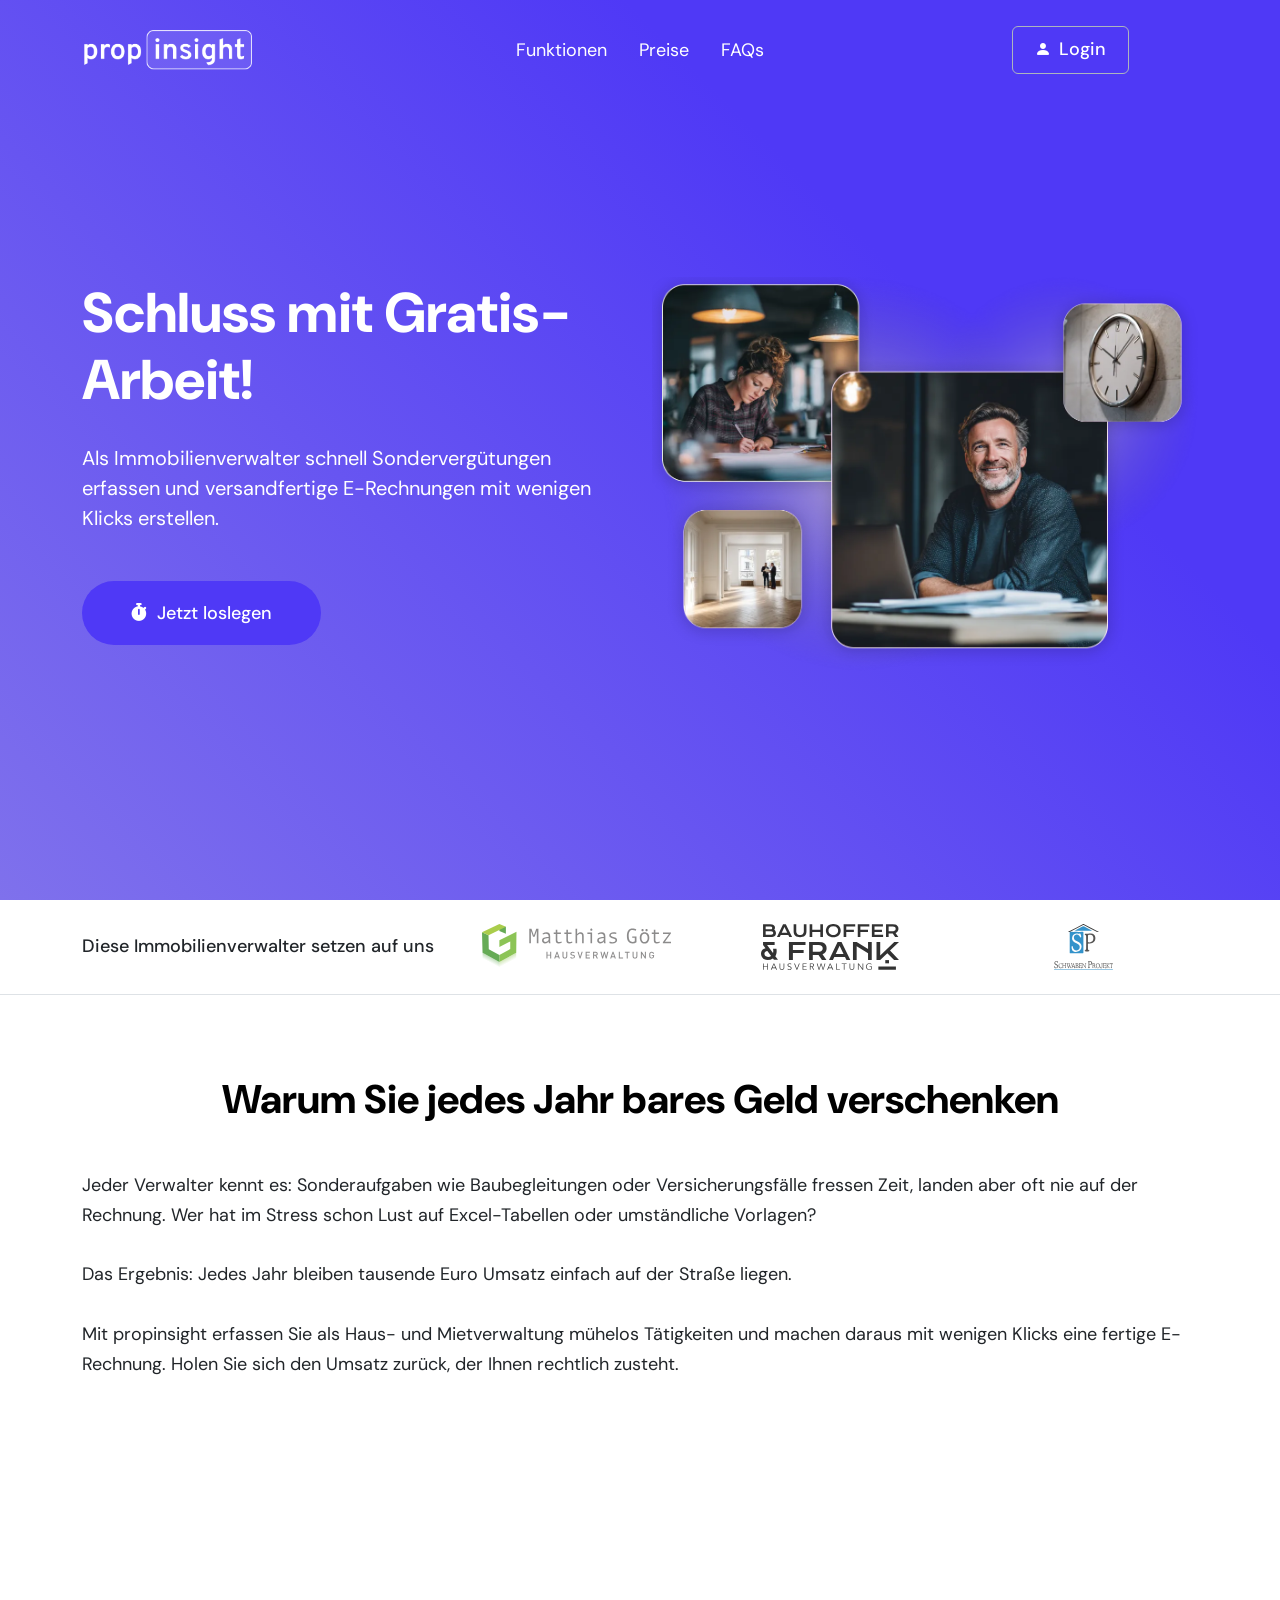
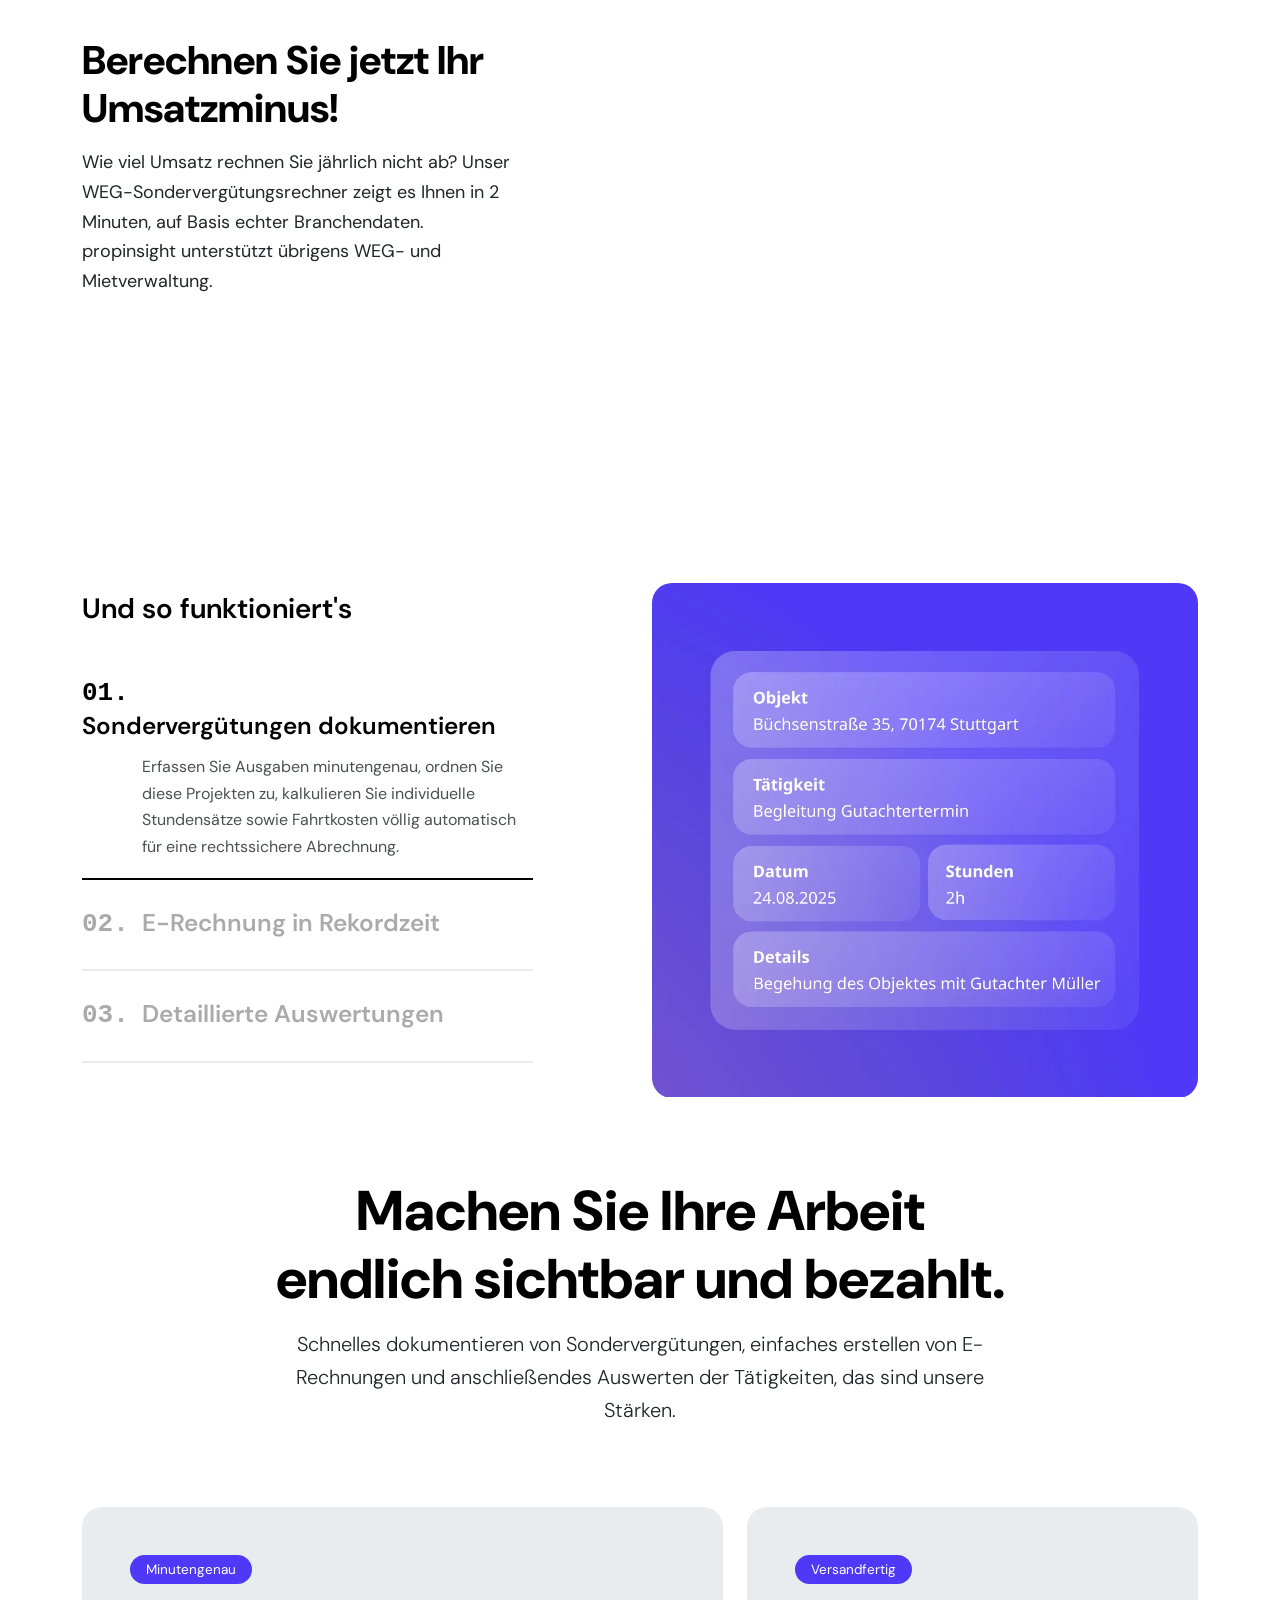
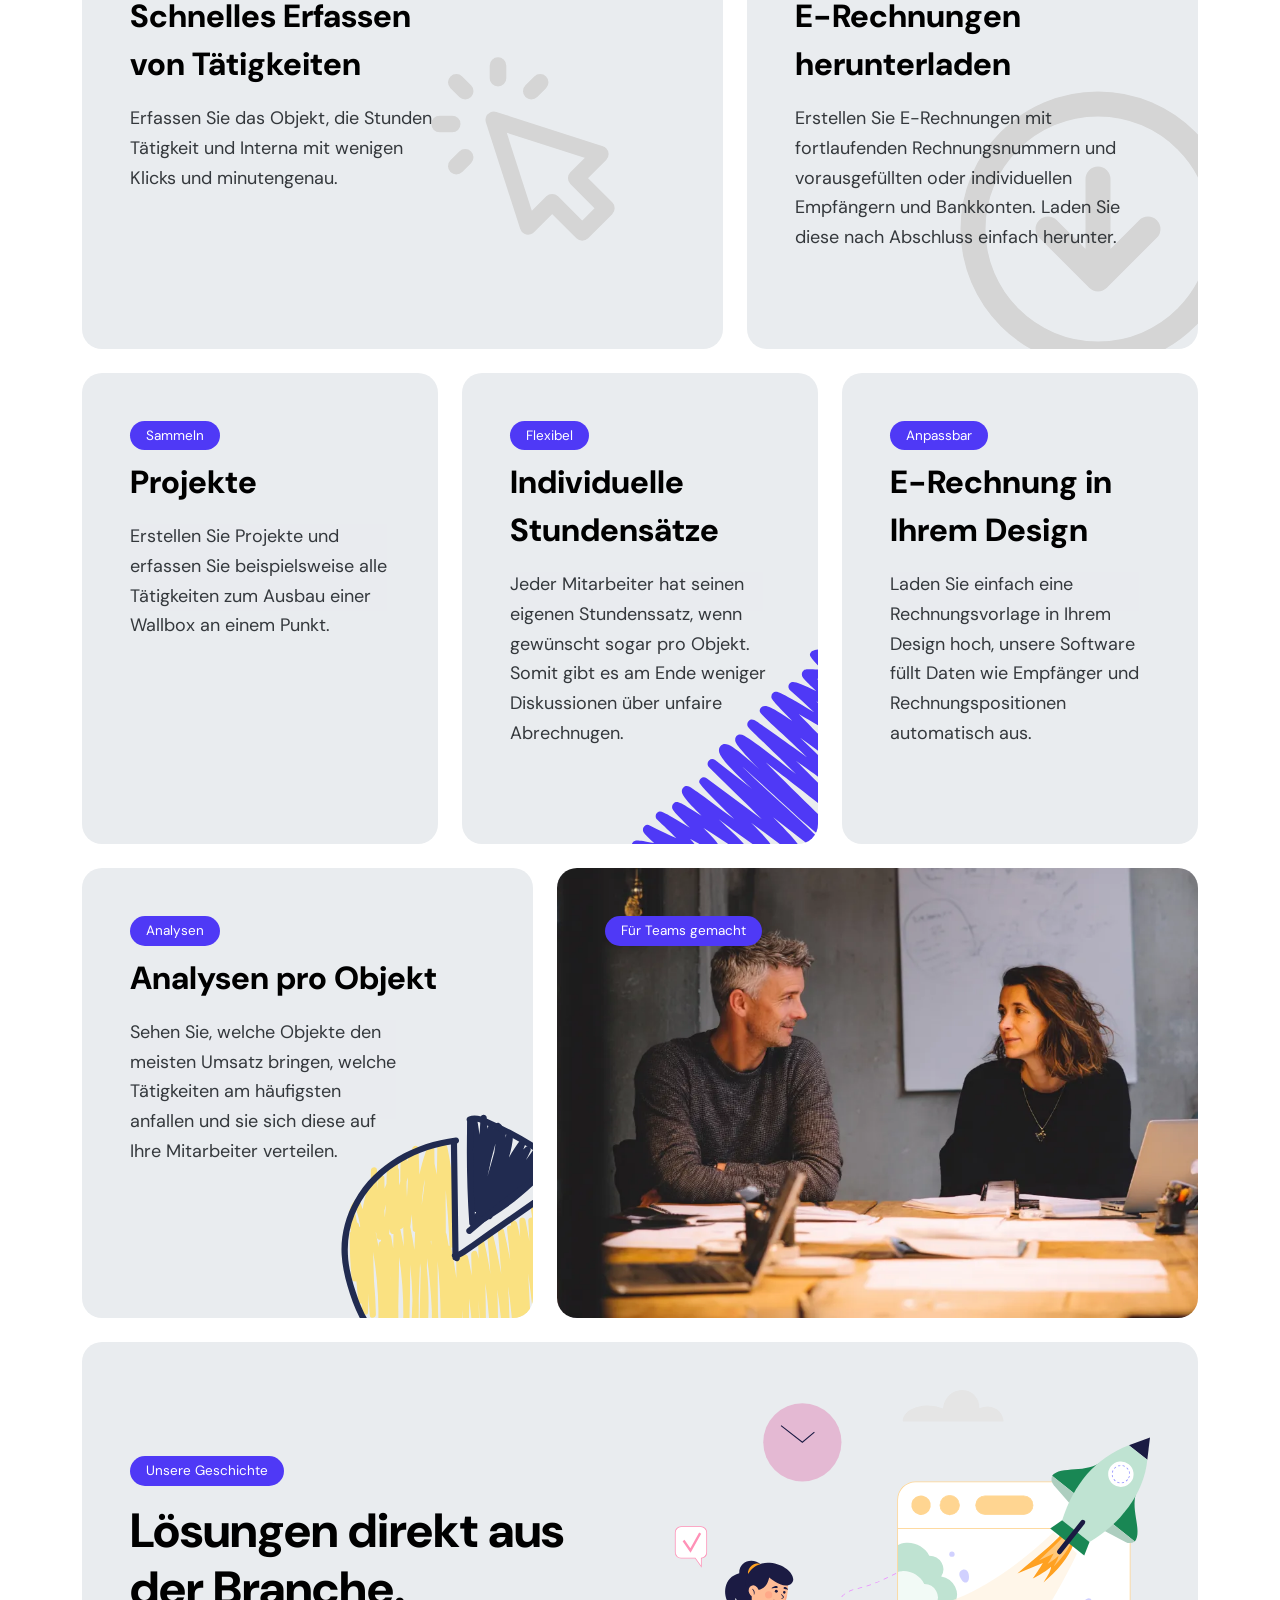
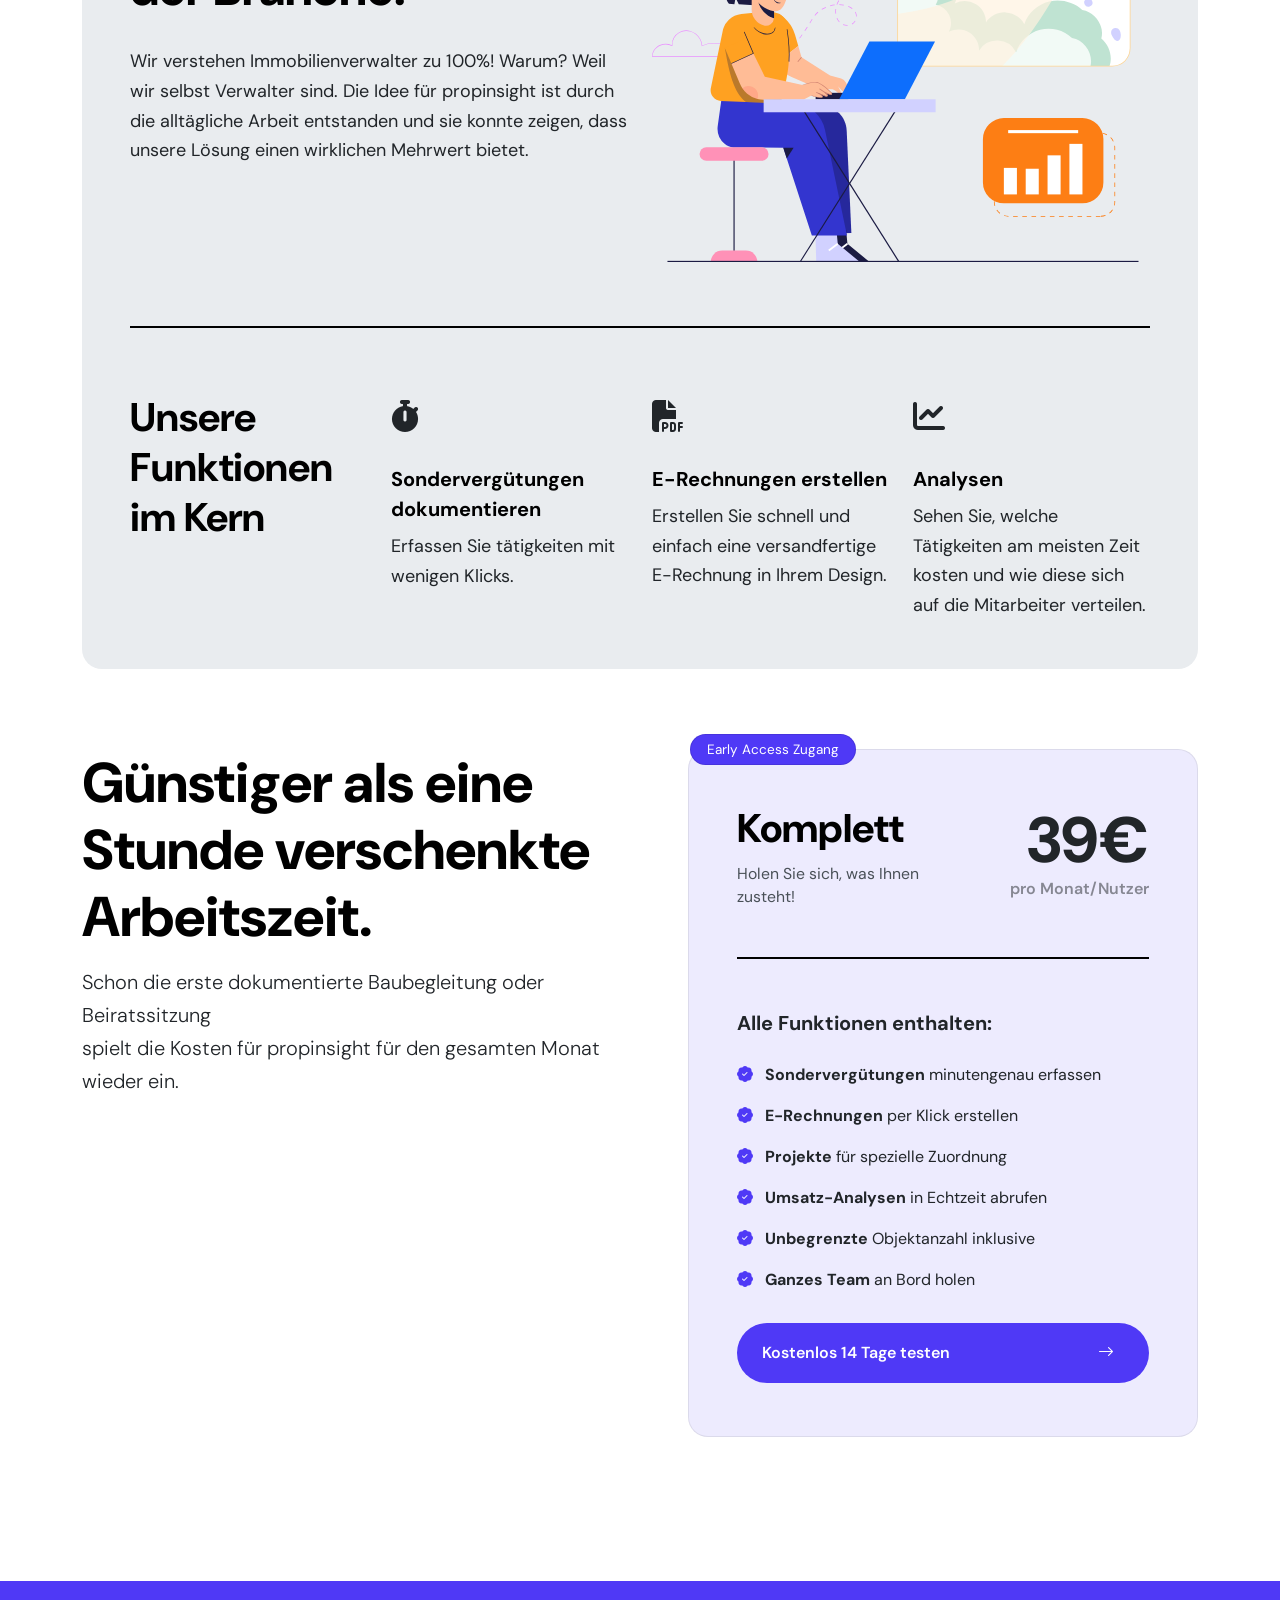
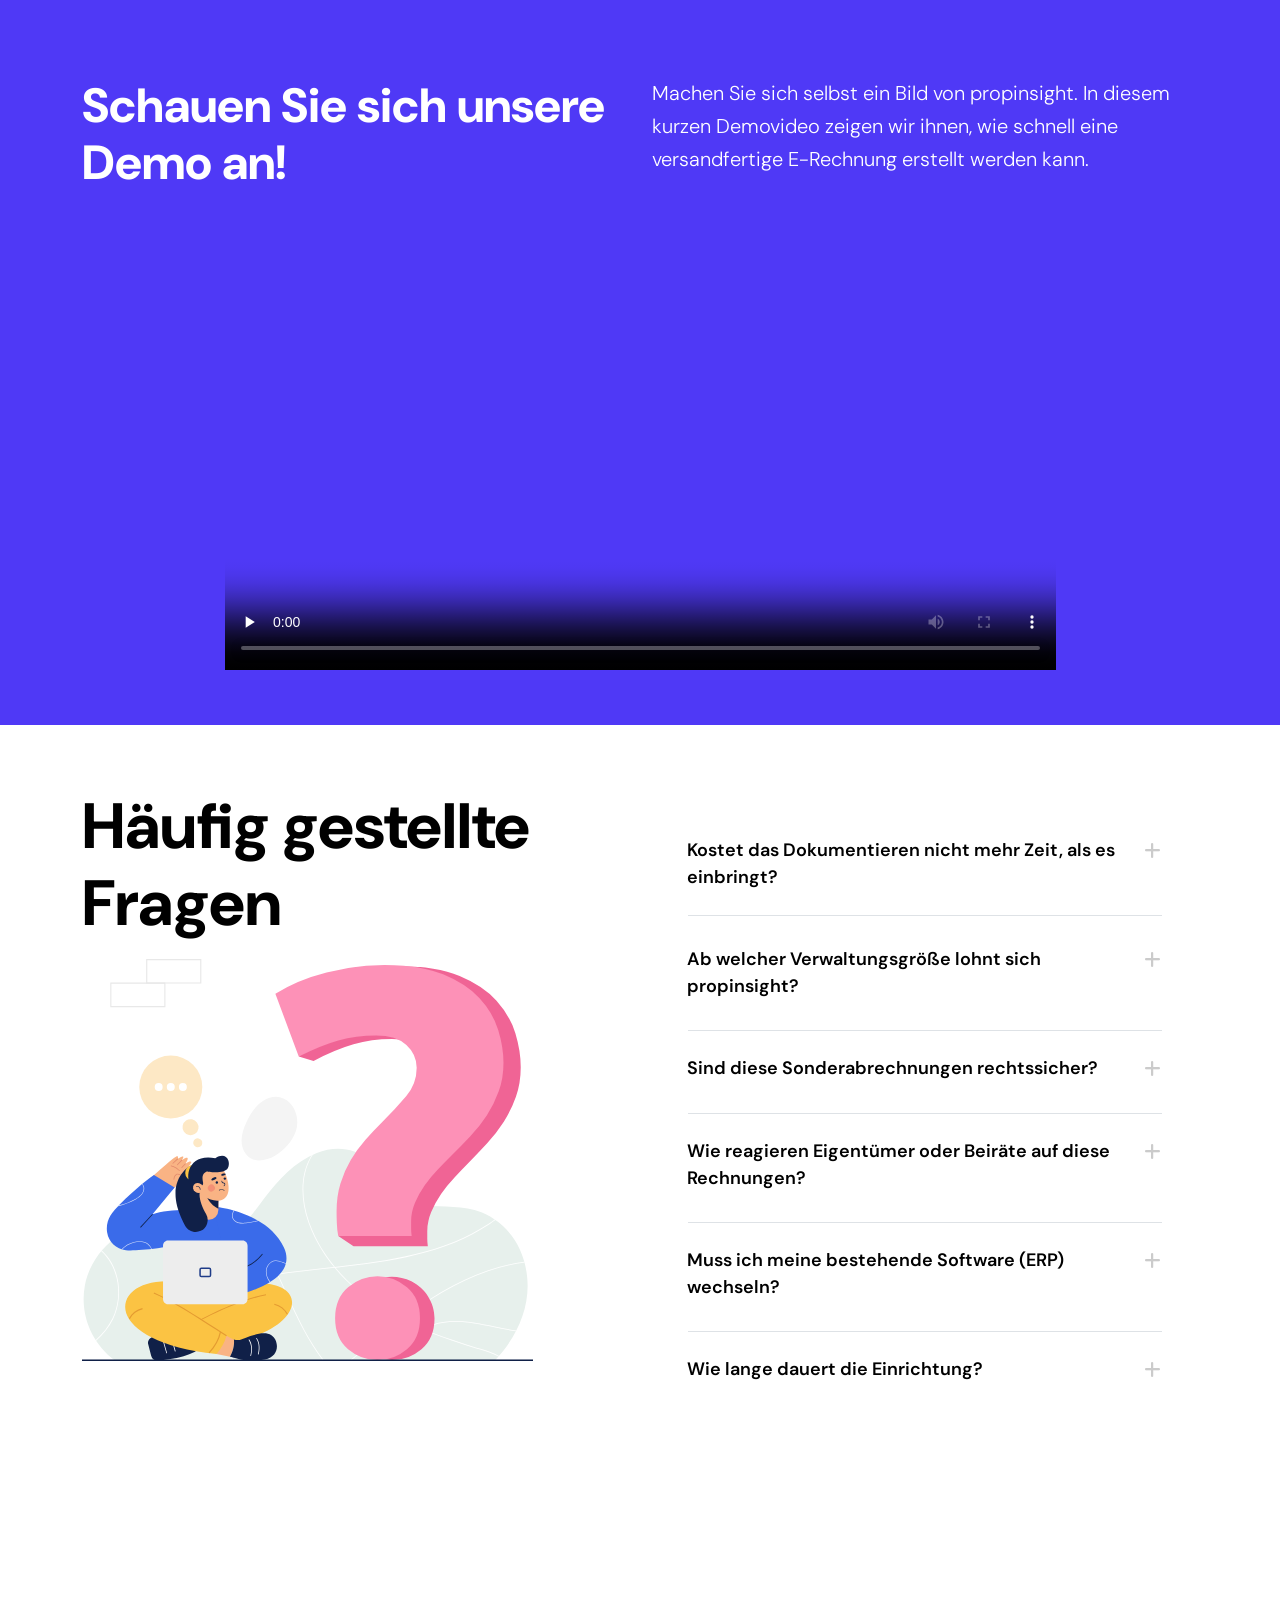
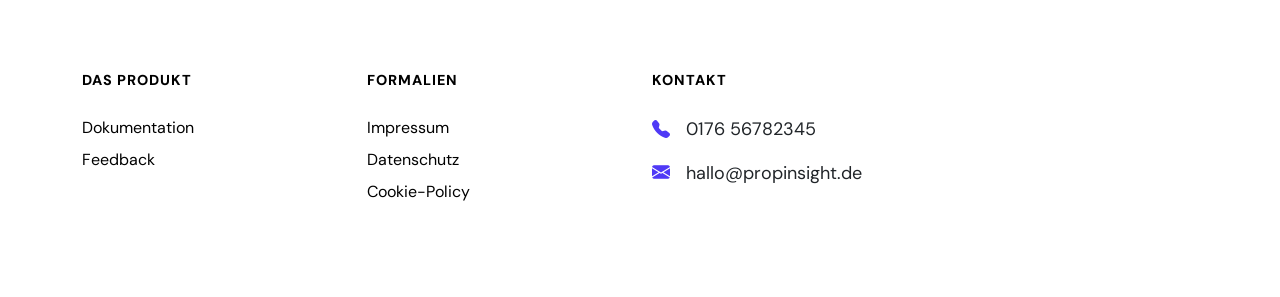
<file: index.html>
<!DOCTYPE html>
<html dir="ltr" lang="de">
<head>

    <meta http-equiv="content-type" content="text/html; charset=utf-8">
    <meta http-equiv="x-ua-compatible" content="IE=edge">
    <meta name="author" content="Philipp Benner">
    <meta name="description"
          content="propinsight - Sondervergütungen, Analysen und E-Rechnungen für Immobilienverwalter">

    <!-- Core Style -->
    <link rel="stylesheet" href="style.css">

    <!-- Favicon-->
    <link rel="icon" type="image/x-icon" href="/images/icons/favicon/favicon-96x96.png">

    <!-- Font Icons -->
    <link rel="stylesheet" href="css/font-icons.css">

    <!-- Plugins/Components CSS -->
    <link rel="stylesheet" href="css/swiper.css">

    <!-- Saas Page Module Specific Stylesheet -->
    <link rel="stylesheet" href="demos/saas-2/saas-2.css">

    <!-- Custom CSS -->
    <link rel="stylesheet" href="css/custom.css">
    <meta name="viewport" content="width=device-width, initial-scale=1">

    <!-- Document Title
    ============================================= -->
    <title>propinsight – Sondervergütungen, Analysen und E-Rechnungen für Immobilienverwalter</title>

    <!-- Canonical
    ============================================= -->
    <link rel="canonical" href="https://propinsight.de/">

    <!-- Open Graph
    ============================================= -->
    <meta property="og:type" content="website">
    <meta property="og:url" content="https://propinsight.de/">
    <meta property="og:title" content="propinsight – Sondervergütungen, Analysen und E-Rechnungen für Immobilienverwalter">
    <meta property="og:description" content="Sondervergütungen, Analysen und E-Rechnungen für Immobilienverwalter">
    <meta property="og:image" content="https://propinsight.de/images/linkedin-card.webp">
    <meta property="og:locale" content="de_DE">
    <meta property="og:site_name" content="propinsight">

    <!-- Structured Data
    ============================================= -->
    <script type="application/ld+json">
    {
      "@context": "https://schema.org",
      "@type": "SoftwareApplication",
      "name": "propinsight",
      "url": "https://propinsight.de/",
      "applicationCategory": "BusinessApplication",
      "operatingSystem": "Web",
      "description": "Sondervergütungen, Analysen und E-Rechnungen für Immobilienverwalter",
      "offers": {
        "@type": "Offer",
        "priceCurrency": "EUR",
        "price": "0",
        "description": "14 Tage kostenlos testen"
      },
      "publisher": {
        "@type": "Organization",
        "name": "propinsight",
        "url": "https://propinsight.de/"
      }
    }
    </script>

    <script id="Cookiebot" src="https://consent.cookiebot.com/uc.js" data-cbid="86c30175-0416-4f11-9e39-5a7784f78e6f" data-blockingmode="auto" type="text/javascript"></script>
    <script src="https://t.contentsquare.net/uxa/c9866dbbca8f5.js"></script>
    <script defer src="https://cloud.umami.is/script.js"
            data-website-id="fa385daa-f7ee-496d-bc0f-8143b6792185" type="text/plain" data-cookieconsent="statistics"></script>
    <script src="js/components.js"></script>

</head>

<body class="stretched">

<!-- Document Wrapper
============================================= -->
<div id="wrapper">

    <!-- Header -->
    <header id="header" class="transparent-header">
        <div id="header-wrap">
            <div class="container">
                <div class="header-row">

                    <!-- Logo -->
                    <div id="logo" class="col-lg-2 me-lg-auto">
                        <a href="index.html" class="w-auto">
                            <img class="logo-default" src="demos/saas-2/images/logo.webp" alt="propinsight Logo">
                            <img class="logo-sticky" src="demos/saas-2/images/logo-dark.webp" alt="propinsight Logo">
                        </a>
                    </div>

                    <div class="header-misc ms-auto col-lg-2 justify-content-lg-end">
                        <a href="https://app.propinsight.de" class="button button-border button-rounded rounded border-contrast-500 mx-0"
                           style="--cnvs-btn-fontsize: 1.125rem"><i
                                class="bi-person-fill d-none d-md-inline-block me-2 fs-6"></i>Login</a>
                    </div>

                    <div class="primary-menu-trigger">
                        <button class="cnvs-hamburger" type="button" title="Open Mobile Menu">
                            <span class="cnvs-hamburger-box"><span class="cnvs-hamburger-inner"></span></span>
                        </button>
                    </div>

                    <!-- Primary Navigation -->
                    <nav class="primary-menu with-arrows">
                        <ul class="one-page-menu menu-container" data-easing="easeInOutExpo" data-speed="1250" data-offset="65">
                            <li class="menu-item">
                                <a href="#" class="menu-link" data-href="#section-services"><div>Funktionen</div></a>
                            </li>
                            <li class="menu-item">
                                <a href="#" class="menu-link" data-href="#section-pricing"><div>Preise</div></a>
                            </li>
                            <li class="menu-item">
                                <a href="#" class="menu-link" data-href="#section-faqs"><div>FAQs</div></a>
                            </li>
                        </ul>
                    </nav>

                </div>
            </div>
        </div>
        <div class="header-wrap-clone"></div>
    </header>

    <!-- Slider
    ============================================= -->
    <div id="slider" class="slider-element min-vh-lg-100">

        <div class="container min-vh-100 d-flex align-items-center">
            <div class="row justify-content-between align-items-center pt-5">

                <div id="hero-text" class="col-lg-6 col-xxl-5 py-5 py-lg-6 my-lg-5 text-center text-lg-start">
                    <h1 class="display-4 fw-bolder ls-n-1">Schluss mit Gratis-Arbeit!</h1>
                    <p class="lead fw-normal mb-5">Als Immobilienverwalter schnell Sondervergütungen erfassen und
                        versandfertige E-Rechnungen mit wenigen Klicks erstellen.</p>

                    <a href="https://app.propinsight.de/auth?start-trail"
                       class="button button-large px-lg-5 py-lg-3 rounded-pill m-0 mb-4"><i
                            class="fa-solid fa-stopwatch"></i>Jetzt loslegen</a>
                </div>

                <div class="col-lg-6 col-xxl-7">
                    <img src="demos/saas-2/images/hero.webp" alt="propinsight App – Sondervergütungen erfassen und E-Rechnungen erstellen">
                </div>

            </div>
        </div>

    </div><!-- #slider end -->

    <!-- Content
    ============================================= -->
    <section id="content">
        <div class="content-wrap py-0">

            <div class="border-bottom py-4">
                <div class="container">
                    <div class="row align-items-center gy-3">
                        <div class="col-lg-4 d-none d-lg-block">
                            <p class="fw-medium mb-0">Diese Immobilienverwalter setzen auf uns</p>
                        </div>

                        <div class="col-lg-8">
                            <div class="row g-4 align-items-center justify-content-center">
                                <div class="col-md-2 col-4 flex-fill text-center op-08"><img height="46"
                                                                                             src="demos/saas-2/images/clients/goetz-hausverwaltung.svg"
                                                                                             alt="Götz Hausverwaltung Logo"></div>
                                <div class="col-md-2 col-4 flex-fill text-center op-08"><img height="46"
                                                                                             src="demos/saas-2/images/clients/bauhoffer-frank-hausverwaltung.svg"
                                                                                             alt="Bauhoffer Frank Hausverwaltung Logo"></div>
                                <div class="col-md-2 col-4 flex-fill text-center op-08"><img height="46"
                                                                                             src="demos/saas-2/images/clients/schwaben-projekt.svg"
                                                                                             alt="Schwaben Projekt Logo"></div>
                            </div>
                        </div>
                    </div>
                </div>
            </div>

            <div id="section-services" class="page-section py-5 py-lg-6">
                <div class="container">

                    <div class="w-100 w-md-75 mx-auto">
                            <h3 class="display-6 fw-bolder mb-3 ls-n-2 text-center mb-5">Warum Sie jedes Jahr bares Geld verschenken</h3>
                        <div class="w-100 w-md-75 mx-auto">
                            <p>Jeder Verwalter kennt es: Sonderaufgaben wie Baubegleitungen oder Versicherungsfälle
                                fressen Zeit, landen aber oft nie auf der Rechnung. Wer hat im Stress schon Lust auf
                                Excel-Tabellen oder umständliche Vorlagen?</p>
                            <p>Das Ergebnis: Jedes Jahr bleiben tausende Euro Umsatz einfach auf der Straße liegen.</p>
                            <p>Mit propinsight erfassen Sie als Haus- und Mietverwaltung mühelos Tätigkeiten und machen daraus mit wenigen Klicks
                                eine fertige E-Rechnung. Holen Sie sich den Umsatz zurück, der Ihnen rechtlich
                                zusteht.</p>
                        </div>
                    </div>
                </div>            <div id="section-calculator" class="page-section ">
                <div class="container">

                        <div class="row justify-content-between align-items-center mt-5">
                            <div class="col-md-5">
                            <h3 class="display-6 fw-bolder mb-3 ls-n-2">Berechnen Sie jetzt Ihr Umsatzminus!</h3>
                            <p>
                                Wie viel Umsatz rechnen Sie jährlich nicht ab? Unser WEG-Sondervergütungsrechner
                                zeigt es Ihnen in 2 Minuten, auf Basis echter Branchendaten. <br>
                                propinsight unterstützt übrigens WEG- und Mietverwaltung.
                            </p>                      </div>
                        <div class="col-md-6">
                            <iframe
                                    src="https://sv-rechner.vercel.app/"
                                    width="100%"
                                    height="700"
                                    frameborder="0"
                                    style="border:none;"
                            ></iframe>
                        </div>
                    </div>
                </div>

                <div class="container">
                    <div class="row justify-content-between align-items-center mt-5">
                        <div class="col-md-5">
                            <h3>Und so funktioniert's</h3>
                            <ul class="swiper-links-container list-unstyled">
                                <li class="swiper-tab-link active">
                                    <h3 class="swiper-tab-title">Sondervergütungen dokumentieren</h3>
                                    <p class="swiper-tab-content">Erfassen Sie Ausgaben minutengenau, ordnen Sie diese
                                        Projekten zu, kalkulieren Sie individuelle Stundensätze sowie Fahrtkosten völlig
                                        automatisch für eine rechtssichere Abrechnung.</p>
                                    <div class="swiper-pagination-progress">
                                        <span class="swiper-pagination-bar"></span><span
                                            class="swiper-pagination-bar-active"></span>
                                    </div>
                                </li>
                                <li class="swiper-tab-link">
                                    <h3 class="swiper-tab-title">E-Rechnung in Rekordzeit</h3>
                                    <p class="swiper-tab-content">Erstellen Sie aus Ihren Tätigkeiten mit nur wenigen
                                        Klicks versandfertige E-Rechnungen im eigenen Design.</p>
                                    <div class="swiper-pagination-progress">
                                        <span class="swiper-pagination-bar"></span><span
                                            class="swiper-pagination-bar-active"></span>
                                    </div>
                                </li>
                                <li class="swiper-tab-link">
                                    <h3 class="swiper-tab-title">Detaillierte Auswertungen</h3>
                                    <p class="swiper-tab-content">Sehen Sie sofort, welche Aufgaben noch nicht
                                        abgerechnet wurden und wie viel Umsatz jedes Teammitglied macht. Finden Sie
                                        schnell heraus, welche Objekte besonders viel Zeit fressen und wo Sie am meisten
                                        verdienen.</p>
                                    <div class="swiper-pagination-progress">
                                        <span class="swiper-pagination-bar"></span><span
                                            class="swiper-pagination-bar-active"></span>
                                    </div>
                                </li>
                            </ul>
                            <!-- <div class="swiper-pagination swiper-tab-pagination"></div> -->
                        </div>
                        <div class="col-md-6">
                            <div id="swiper-tab" class="swiper_wrapper h-auto">
                                <div class="swiper swiper-tab-container">
                                    <div class="swiper-wrapper">
                                        <div class="swiper-slide">
                                            <img src="demos/saas-2/images/new/tabs/erfassen.webp" alt="Sondervergütungen minutengenau erfassen – propinsight Screenshot"
                                                 class="w-100 rounded-xxl">
                                        </div>
                                        <div class="swiper-slide">
                                            <img src="demos/saas-2/images/new/tabs/rechnung.webp" alt="E-Rechnung erstellen – propinsight Screenshot"
                                                 class="w-100 rounded-xxl bg-success bg-opacity-10">
                                        </div>
                                        <div class="swiper-slide">
                                            <img src="demos/saas-2/images/new/tabs/analysen.webp" alt="Tätigkeiten und Umsatz auswerten – propinsight Screenshot"
                                                 class="w-100 rounded-xxl">
                                        </div>
                                    </div>
                                </div>
                            </div>
                        </div>
                    </div>

                    <div class="clear"></div>

                    <div class="row justify-content-center mt-lg-6 mt-5">
                        <div class="col-lg-8 text-center">
                            <h3 class="display-4 fw-bolder mb-3 ls-n-2">Machen Sie Ihre Arbeit endlich sichtbar und
                                bezahlt.</h3>
                            <p class="lead mb-5 mb-lg-6">Schnelles dokumentieren von Sondervergütungen, einfaches
                                erstellen von E-Rechnungen und anschließendes Auswerten der Tätigkeiten, das sind unsere
                                Stärken.</p>
                        </div>
                        <div class="col-lg-12">
                            <!-- Section Featured Boxes
                            ============================================= -->
                            <div class="row align-items-stretch g-4">
                                <div class="col-xl-7">
                                    <div class="d-flex p-5 position-relative bg-contrast-200 flex-column h-100 overflow-hidden"
                                         style="border-radius: 20px;">
                                        <div class="row">
                                            <div class="col-xl-7 col-md-8">
                                                <span class="badge rounded-pill text-bg-light px-3 py-2 mb-2 fw-normal">Minutengenau</span>
                                                <h3 class="fs-2 mb-3 fw-bolder">Schnelles Erfassen von Tätigkeiten</h3>
                                                <!-- <i class="fa-solid fa-coins"></i> -->
                                                <p class="op-09 mb-5">Erfassen Sie das Objekt, die Stunden,
                                                    Tätigkeit und Interna mit wenigen Klicks und minutengenau.</p>

                                            </div>
                                        </div>
                                        <svg class="d-none d-md-block position-absolute end-0 bottom-0 translate-middle"
                                             width="200px" height="200px" viewBox="0 0 24 24" fill="none"
                                             xmlns="http://www.w3.org/2000/svg">
                                            <path d="M9 3.5V2M5.06066 5.06066L4 4M5.06066 13L4 14.0607M13 5.06066L14.0607 4M3.5 9H2M8.5 8.5L12.6111 21.2778L15.5 18.3889L19.1111 22L22 19.1111L18.3889 15.5L21.2778 12.6111L8.5 8.5Z"
                                                  stroke="#d5d5d5" stroke-width="2" stroke-linecap="round"
                                                  stroke-linejoin="round"/>
                                        </svg>
                                    </div>
                                </div>

                                <div class="col-xl-5">
                                    <div class="d-flex p-5 position-relative bg-contrast-200 flex-column h-100 overflow-hidden"
                                         style="border-radius: 20px;">
                                        <div>
                                            <span class="badge rounded-pill text-bg-light px-3 py-2 mb-2 fw-normal">Versandfertig</span>
                                        </div>
                                        <h3 class="fs-2 mb-3 fw-bolder z-1">E-Rechnungen herunterladen</h3>
                                        <!-- <i class="fa-solid fa-coins"></i> -->
                                        <p class="op-09 mb-5 z-1">Erstellen Sie E-Rechnungen mit fortlaufenden
                                            Rechnungsnummern und vorausgefüllten oder individuellen Empfängern und
                                            Bankkonten. Laden Sie diese nach Abschluss einfach herunter.</p>

                                        <svg id="download-icon" width="300px" height="300px" viewBox="0 0 24 24"
                                             fill="none" xmlns="http://www.w3.org/2000/svg"
                                             style="position: absolute; right: -50px; bottom: -30px;   z-index: 0;">
                                            <path d="M8 12L12 16M12 16L16 12M12 16V8M22 12C22 17.5228 17.5228 22 12 22C6.47715 22 2 17.5228 2 12C2 6.47715 6.47715 2 12 2C17.5228 2 22 6.47715 22 12Z"
                                                  stroke="#d5d5d5" stroke-width="2" stroke-linecap="round"
                                                  stroke-linejoin="round"/>
                                        </svg>
                                    </div>
                                </div>
                                <div class="col-xl-4">
                                    <div class="d-flex p-5 position-relative bg-contrast-200 flex-column h-100 overflow-hidden"
                                         style="border-radius: 20px;">
                                        <div><span
                                                class="badge rounded-pill text-bg-light px-3 py-2 mb-2 fw-normal">Sammeln</span>
                                        </div>
                                        <h3 class="fs-2 mb-3 fw-bolder">Projekte</h3>
                                        <!-- <i class="fa-solid fa-coins"></i> -->
                                        <p class="op-09 mb-5">Erstellen Sie Projekte und
                                            erfassen Sie beispielsweise alle Tätigkeiten zum Ausbau einer Wallbox an
                                            einem Punkt. </p>

                                    </div>
                                </div>

                                <div class="col-xl-4">
                                    <div class="d-flex p-5 position-relative bg-contrast-200 flex-column h-100 overflow-hidden"
                                         style="border-radius: 20px;">
                                        <div>
                                            <span class="badge rounded-pill text-bg-light px-3 py-2 mb-2 fw-normal">Flexibel</span>
                                        </div>
                                        <h3 class="fs-2 mb-3 fw-bolder">Individuelle Stundensätze</h3>
                                        <!-- <i class="fa-solid fa-coins"></i> -->
                                        <p class="op-09 mb-5">Jeder Mitarbeiter hat seinen eigenen Stundenssatz, wenn
                                            gewünscht sogar pro Objekt.
                                            Somit gibt es am Ende weniger Diskussionen über unfaire Abrechnugen.</p>

                                        <svg viewBox="0 0 300 300" width="280" height="280"
                                             style="position: absolute; right: -50px; bottom: -30px; rotate: 180deg;  z-index: auto;">
                                            <path fill="var(--cnvs-themecolor)"
                                                  d="M39.63 250.49a5.021 5.021 0 01-4.2-2.27c-.87-.97-3.87-4-6.38-6.48a4.996 4.996 0 01.04-7.16c1.25-1.2 1.85-1.27 5.74-1.69 5.56-.6 9.64-1.09 12.64-1.49-4-4.13-9.48-9.72-14.58-14.91a5.038 5.038 0 01-1.44-3.56c.01-1.33.56-2.6 1.51-3.53 1.6-1.56 2.77-1.48 6.24-1.26 6.72.44 11.73.74 15.46.93-2.61-2.46-5.58-5.17-8.13-7.5-16.92-15.45-19.48-18.31-19.53-21.89-.02-1.52.56-2.92 1.63-3.96a5.01 5.01 0 015.68-.89c7.02 3.45 14.38 6.98 21.13 10.15l-.49-.46c-23.38-22.05-23.47-25.59-23.54-28.18-.04-1.69.58-3.25 1.75-4.38 2.74-2.64 5.93-.94 7.85.08 1.21.64 2.91 1.6 5.19 2.92 4.22 2.43 9.96 5.84 16.04 9.45 3.53 2.1 7.74 4.59 12.03 7.11-13.33-13.73-30.68-31.31-43.52-44.22a4.997 4.997 0 01-.21-6.83 5.001 5.001 0 016.8-.67c11.74 9 24.14 18.2 35.38 26.24-32.52-30.67-39.25-39.9-39.32-45.14-.02-1.76.63-3.37 1.84-4.54 3.01-2.9 6-.81 8.64 1.04 1.46 1.02 3.57 2.52 6.16 4.37 5.15 3.68 12.24 8.78 20.05 14.4 2.28 1.64 4.68 3.37 7.17 5.15-39.64-38.93-44.33-45.64-44.33-49.78 0-1.52.59-2.92 1.65-3.95 3.17-3.06 6.58-.64 9.33 1.3 1.74 1.23 4.2 3.06 7.52 5.59 6.17 4.71 14.7 11.38 23.73 18.43 9.9 7.74 22.88 17.89 34.51 26.76-16.97-17.33-39.44-39.18-53.23-52.59-7.36-7.16-13.72-13.34-18.28-17.85-8.08-7.99-8.74-8.65-8.74-11.14 0-1.35.56-2.67 1.53-3.61 5.19-5 13.45.26 28.9 13.17 11.66 9.74 26.47 23.41 40.79 36.63 10.79 9.96 23.75 21.93 34.28 31-1.36-1.37-2.84-2.85-4.46-4.43-11.26-11.03-25.41-23.86-39.09-36.26-36.15-32.77-42.06-38.9-42.13-43.68-.02-1.57.57-3.03 1.68-4.1a5.005 5.005 0 016.55-.35l44.46 34.67c-.12-.12-.23-.24-.35-.35-28.56-28.93-28.56-31.5-28.55-34.23 0-1.5.58-2.89 1.64-3.91a4.991 4.991 0 016.45-.42l44.19 32.69C105 34.54 103.87 32.16 103.88 29.37c0-1.43.57-2.76 1.59-3.74 3.3-3.19 7.35-.62 11.27 1.87 2.84 1.8 6.73 4.47 11.9 8.15 9.02 6.43 20.34 14.83 31.41 23.06-5.9-5.62-11.38-10.75-14.99-14.12q-13.44-12.57-13.46-15.05c-.01-1.37.54-2.7 1.53-3.65a5.001 5.001 0 016.23-.58c12.54 8.29 25.86 16.95 37.28 24.24-.84-.82-1.63-1.61-2.38-2.34q-13.62-13.4-13.61-15.82c0-1.35.56-2.65 1.53-3.58 3.32-3.21 7.52-1.66 20.23 5.34 2.62 1.45 5.43 3.04 8.32 4.71-6.25-6.76-6.26-8.14-6.27-9.79 0-1.47.56-2.83 1.6-3.83 2.72-2.62 6.4-1.82 13.63.96 3.31 1.28 7.52 3.07 12.57 5.36-1.56-1.84-1.88-2.88-1.89-4.3-.01-1.4.56-2.77 1.56-3.73 2.43-2.34 4.69-1.93 19.39.78 5.57 1.03 13.97 2.58 15.84 2.48-.01 0-1.26.08-2.42 1.21l2.7 2.86c2.12-2 1.91-5.17.38-6.86.22.25 1.27 1.31 1.96 2.01 2.74 2.78 3.48 3.52 3.45 5.66-.02 1.33-.57 2.6-1.53 3.53-2.5 2.42-4.86 2.15-22.17-1.04a4.57 4.57 0 01-.36-.07c10.43 9.75 11.94 11.39 11.97 14.29.01 1.41-.56 2.78-1.57 3.76a5.003 5.003 0 01-5.72.87c-9.56-4.82-20.2-9.9-28.65-13.64 4.32 4.3 10.29 10.09 18.56 17.89 3.07 2.9 3.71 3.5 3.72 5.66 0 1.36-.55 2.67-1.53 3.62-2.95 2.85-5.9 1.16-11.25-1.91-3.16-1.81-7.35-4.31-12.2-7.21-3.29-1.96-7.4-4.42-11.68-6.93 19.08 18.94 19.07 19.81 19.06 22.4 0 1.4-.56 2.7-1.56 3.67-3.32 3.21-6.58 1.23-17.4-5.3-3.44-2.08-7.65-4.69-12.57-7.79 17.3 16.99 21.07 22.46 21.1 26.16.01 1.6-.59 3.07-1.71 4.15-3.12 3.02-6.66.7-9.5-1.17-1.89-1.24-4.54-3.09-8.09-5.65-6.55-4.72-15.27-11.2-24.49-18.06-3.77-2.8-7.96-5.92-12.25-9.09 4.41 4.36 8.7 8.57 12.38 12.19q25.12 24.67 25.11 27.53c0 1.35-.57 2.67-1.54 3.61a4.991 4.991 0 01-6.45.42l-59.22-43.82c15.07 15.12 31.89 31.46 41.15 40.46 4.62 4.49 8.5 8.26 11.23 10.94 5.35 5.26 5.79 5.69 5.79 7.95 0 1.35-.55 2.65-1.53 3.59a5.005 5.005 0 01-6.55.35l-39.43-30.75c29.26 27.38 35.27 35.53 35.36 41.21.03 1.9-.67 3.65-1.97 4.9-4.83 4.66-12.03.06-26.37-12.02-4.43-3.73-9.33-8.05-14.56-12.75 25.49 26.09 25.49 28.81 25.48 31.43 0 1.52-.59 2.93-1.66 3.96-3.56 3.44-8.06.44-13.28-3.04-3.83-2.55-9.04-6.31-15.95-11.48-10.19-7.64-22.52-17.21-34.26-26.38 11.6 11.5 23.54 23.06 31.24 30.51 5.64 5.46 10.51 10.18 13.97 13.58 6.32 6.21 6.98 6.86 6.98 9.25 0 1.35-.56 2.67-1.53 3.61-2.93 2.83-6.18.75-7.74-.25-1-.63-2.37-1.56-4.21-2.82-3.25-2.23-7.79-5.41-13.89-9.74-10.86-7.71-24.53-17.54-36.73-26.32.54.53 1.09 1.07 1.65 1.63 12.67 12.42 27.38 25.87 37.11 34.77q12.02 11 12.05 13.39c.02 1.38-.54 2.71-1.53 3.67-3.72 3.59-9.17 1.2-19.98-5.5-3.79-2.35-8.32-5.33-13.54-8.9 22.56 23.15 22.56 23.83 22.54 26.23a5.046 5.046 0 01-1.54 3.58c-3.32 3.21-6.7 1.29-19.25-5.85-7.31-4.15-16.66-9.7-25-14.64 7.67 7.4 17.02 15.94 25.8 23.59 1.06.92 1.68 2.24 1.71 3.64s-.52 2.75-1.52 3.73c-3.35 3.24-8.32 1.04-28.6-8.43 13.89 12.72 15.71 14.88 15.75 18.05.02 1.46-.56 2.88-1.6 3.88-1.69 1.63-2.16 2.08-20.09 1.01l1.29 1.32q11.86 12.16 11.83 14.49a5.044 5.044 0 01-1.53 3.54c-1.35 1.31-2.11 2.04-17.48 3.85 1.24 1.52 1.37 2.25 1.36 3.51 0 1.35-.56 2.64-1.53 3.58s-2.22 1.41-3.47 1.41zm-4.84-3.73c.08.33.2.64.35.94-.15-.3-.26-.62-.35-.94z"></path>
                                        </svg>
                                    </div>
                                </div>

                                <div class="col-xl-4">
                                    <div class="d-flex p-5 position-relative bg-contrast-200 flex-column h-100 overflow-hidden"
                                         style="border-radius: 20px;">

                                        <div><span
                                                class="badge rounded-pill text-bg-light px-3 py-2 mb-2 fw-normal">Anpassbar</span>
                                        </div>
                                        <h3 class="fs-2 mb-3 fw-bolder">E-Rechnung in Ihrem Design</h3>
                                        <!-- <i class="fa-solid fa-coins"></i> -->
                                        <p class="op-09 mb-5">Laden Sie einfach eine Rechnungsvorlage in Ihrem
                                            Design hoch, unsere Software füllt Daten wie Empfänger und
                                            Rechnungspositionen automatisch aus.</p>

                                    </div>

                                </div>

                                <div class="col-xl-5">
                                    <div class="d-flex p-5 position-relative bg-contrast-200 flex-column h-100 overflow-hidden"
                                         style="border-radius: 20px;">
                                        <div class="position-relative z-1">
                                            <div>
                                                <span class="badge rounded-pill text-bg-light px-3 py-2 mb-2 fw-normal">Analysen</span>
                                            </div>
                                            <h3 class="fs-2 mb-3 fw-bolder">Analysen pro Objekt</h3>
                                            <!-- <i class="fa-solid fa-coins"></i> -->
                                            <p class="op-09 mb-5 w-75">Sehen Sie, welche Objekte den meisten Umsatz
                                                bringen,
                                                welche Tätigkeiten am häufigsten anfallen und sie sich diese auf Ihre
                                                Mitarbeiter verteilen.</p>
                                        </div>
                                        <svg viewBox="0 0 260 260" width="300" height="300"
                                             style="position: absolute; right: -50px; bottom: -50px; z-index: auto;">
                                            <path fill="#212B50"
                                                  d="M181.82 128.93c16.55-10.49 31.67-23.06 45.08-37.39 1-1.06.76-2.32 0-3.2.99-.92 1.97-1.85 2.94-2.78 2.09-2 .22-5.43-2.1-4.88 1.38-1.48 2.76-2.97 4.11-4.48 2.19-2.44-1.44-5.43-3.83-3.66-1.04-.96-2.84-1.27-4.1.05-1.92 2-3.84 4-5.77 6 .93-1.36 1.86-2.71 2.78-4.08 1.91-2.83-2.2-6.13-4.24-3.3-2.03 2.83-4.07 5.66-6.1 8.48 1.33-2.66 2.63-5.33 3.91-8.02 1.08-2.29-2.1-5.06-4.07-3.2-.75.7-1.47 1.42-2.19 2.14.78-1.91 1.54-3.82 2.28-5.75 1.07-2.77-2.7-5.2-4.59-2.7-3.76 4.96-7.12 10.16-10.2 15.52 1.98-6.56 3.54-13.2 3.63-20.14.03-2.96-4.04-2.84-5.14-.75a177.7 177.7 0 00-1.85 3.64c.46-1.63.91-3.26 1.37-4.88.65-2.31-1.6-4.06-3.32-3.72-.42-1.76-1.36-3.26-3.2-4.23-1.22-.64-3.08.13-3.52 1.42-.38 1.1-.74 2.2-1.11 3.31.03-3.03-4.79-3.58-5.35-.33-.05.31-.11.62-.16.93-.11-3.33-.27-6.67-.52-10-.22-2.99-5.14-3.17-5.32-.09l-.9 15.09c-.56-4.24-1.22-8.48-1.97-12.7-.34-1.92-2.6-2.76-4.07-2.08-1.48-1.44-4.51-1.26-4.56 1.32 0 .23 0 .46-.01.69-.47 25.84.91 51.66 4.25 77.29.23 1.75 1.86 2.6 3.32 2.25-.01.22-.03.44-.05.66a521.81 521.81 0 01-4.13 5.19c-1.85 2.29 1.44 5.89 3.72 3.8.31-.28.62-.57.93-.85.91.91 2.32 1.3 3.31.69.73.27 1.61.23 2.5-.28 1.62-.94 3.23-1.9 4.83-2.87.89.25 1.87.02 2.59-.99.27-.38.54-.75.81-1.13zm2.03-61.18c-.23 1.81-.48 3.62-.73 5.43-1.88 6.59-3.74 13.19-5.59 19.79-.07.24-.14.48-.2.72 1.83-9.51 4.1-18.92 6.79-28.22l-.27 2.29z"></path>
                                            <path fill="rgb(250, 225, 129)"
                                                  d="M212.19 242.21c-.06-6.07-.25-12.13-.54-18.18 1.48.06 3.11-.98 3.03-2.9-.11-2.69-.25-5.38-.41-8.07-.59-11.69-1.19-23.38-1.78-35.07a838.61 838.61 0 015.24 46.64c.29 3.47 5.53 2.83 5.34-.6-.45-8-.9-16.01-1.36-24.01 1.23 9.03 2.45 18.05 3.68 27.08.47 3.46 5.5 2.83 5.34-.6-.17-3.62-.37-7.25-.57-10.87 1.43 1.66 4.84.71 4.74-2.08-.44-12.11-1.45-24.18-3.02-36.17 1.6 8.26 3.21 16.51 4.81 24.77.65 3.35 5.8 2.87 5.34-.6l-.7-5.2c1.65 1.12 4.38.21 4.19-2.41-.41-5.56-.92-11.12-1.54-16.66 1.45 0 2.91-1.03 2.68-2.89l-.36-2.92c.44-.48.67-1.16.55-2.02-1.46-9.62-2.91-19.24-4.37-28.86-.29-1.88-2.01-2.55-3.43-2.2-1.08-3.62-2.24-7.21-3.5-10.77-.53-1.5-2.17-1.89-3.48-1.47-.18-.92-.37-1.85-.55-2.77-.51-2.59-3.71-2.89-4.91-1.28l-1.35-6.96c-.65-3.35-5.68-2.89-5.34.6.2 2.08.41 4.16.61 6.23-.27-.96-.53-1.91-.81-2.87-.85-2.93-5.64-1.71-5.17 1.27.48 3.08.95 6.17 1.4 9.26-1.58-.38-3.53.67-3.41 2.82.33 5.88.66 11.76 1 17.64-1.06-6.07-2.18-12.13-3.38-18.17-.67-3.38-5.51-2.88-5.34.6l.72 14.23c-.85-4.12-1.75-8.24-2.72-12.34-.77-3.28-5.64-2.94-5.34.6l.15 1.76c-1.68-.61-3.79.32-3.51 2.67 1.09 9.1 2.03 18.21 2.82 27.33-1.6-8.75-3.41-17.46-5.44-26.12-.77-3.28-5.68-2.94-5.34.6 1.2 12.49 2.2 25 2.99 37.52-1.84-11.05-4.05-22.04-6.85-32.93-.77-3-5.48-1.67-5.17 1.27 1.12 10.51 1.99 21.03 2.63 31.58-1.39-9.32-3.12-18.6-5.33-27.79-.8-3.32-5.46-2.93-5.34.6.16 4.57.31 9.14.44 13.71-.4-1.7-.82-3.4-1.27-5.1-.83-3.13-5.24-1.55-5.17 1.27.16 6.22.33 12.45.49 18.67-.98-5.48-2.07-10.94-3.25-16.38-.66-3.06-4.7-2.95-5.27-.24-1.31-2.22-5.02-1.43-4.96 1.62.11 5.72.17 11.44.19 17.16-1.18-8.68-2.62-17.32-4.35-25.92a3.4 3.4 0 00-.26-.78c1.56.78 3.94.18 4-1.9.87-28.7-1.56-57.39-7.37-85.52-.39-1.91-2.77-2.79-4.21-2.04-1.54-1.05-4.34 0-4.36 2.5-.06 7.98-.24 15.96-.52 23.94-.6-3.23-1.23-6.45-1.89-9.66-.07-4.53-.13-9.07-.14-13.6 0-3.02-5.23-3.14-5.32-.09l-.03 1.02c-.78.1-1.49.58-1.84 1.6-2.39 6.82-4.31 13.77-5.79 20.81-.17-7.64-.46-15.27-.88-22.9-.2-3.53-5.29-2.75-5.34.6-.01.79-.02 1.57-.02 2.36-.64.23-1.21.69-1.52 1.39-.22.48-.42.96-.63 1.44a2.76 2.76 0 00-1.26 2.39v.55c-.41.97-.8 1.94-1.19 2.91 0-1.09 0-2.18-.02-3.27-.05-3.02-5.18-3.14-5.32-.09-.31 6.7-.43 13.4-.36 20.1-.36 1.28-.71 2.56-1.05 3.84l-.17-13.54c0-.79-.32-1.36-.79-1.74-.02-1.32-.03-2.64-.06-3.97-.06-3.14-4.33-2.89-5.19-.33-1.52-.92-4.1-.35-4.23 1.81-.33 5.38-.49 10.77-.5 16.15-.58 1.47-1.14 2.96-1.68 4.45-.02-3.25-.06-6.5-.13-9.75-.07-3.02-5.18-3.14-5.32-.09-.16 3.41-.27 6.82-.31 10.23-.36-5.57-.62-11.15-.77-16.74-.09-3.49-5.35-2.8-5.34.6.02 4.31-.03 8.61-.14 12.92-1.1-.19-2.23.22-2.64 1.58-1.9 6.25-3.35 12.61-4.33 19.03-.71-2.38-1.49-4.75-2.36-7.09-.76-2.05-3.29-2.12-4.62-.68-4.6 5.01-5.95 12.1-3.89 18.51.21 2.88.4 5.75.57 8.63-.57.48-.96 1.24-.96 2.27-.02 12.87.56 25.72 1.74 38.53.18 2.02 2.57 2.77 4.09 2.05.52 5.78 1.09 11.55 1.71 17.32.19 1.77 1.58 2.47 2.89 2.28l.24 7.23c.1 3.01 5.17 3.14 5.32.09.27-5.47.35-10.94.26-16.4.33 6.32.72 12.63 1.17 18.94.25 3.5 5.39 2.8 5.34-.6-.15-9.68-.7-19.33-1.64-28.95-.35-8.43-.59-16.87-.72-25.31 2.76 16.66 4.28 33.53 4.53 50.41-.01 4.27-.03 8.55-.04 12.82 0 2.69 4.18 3.08 5.13.97.07 7.15.18 14.3.33 21.44.07 3.06 5 3.09 5.32.09.39-3.6.7-7.2.95-10.8 1.06 2.25 4.88 2.48 5.04-.52.49-9 .66-18.01.5-27.01l.79-42.89c2.42 16.41 3.61 32.98 3.6 49.56-.3 9.67-.72 19.34-1.26 29.01-.19 3.4 5.01 4.25 5.31.78.88-10.01 1.3-20.04 1.3-30.08.44-14.22.61-28.44.54-42.66 1.12 10 1.79 20.04 2.01 30.09l-1.59 40.67c-.13 3.38 4.96 4.28 5.31.78 1.4-13.87 1.94-27.8 1.63-41.71.4-10.34.81-20.68 1.21-31.02.2 1.66.39 3.31.56 4.97-.5 23.28-1.01 46.56-1.51 69.84-.07 3.35 4.79 4.3 5.31.78 3.48-23.57 4-47.53 1.54-71.2.06-2.9.13-5.8.19-8.7 2.08 14.98 3.46 30.06 4.12 45.17l.25 34.47c.02 3.02 5.24 3.14 5.32.09.32-11.41.24-22.82-.24-34.21-.11-14.41-.21-28.82-.32-43.23 2.25 22.89 3.1 45.91 2.48 68.91-.08 2.92 3.79 3.95 4.97 2 .11 3.07.22 6.15.35 9.22.12 3.03 5.06 3.12 5.32.09.71-8.14 1.15-16.29 1.33-24.45.28 7.42.36 14.84.25 22.27-.05 3.02 5.16 3.13 5.32.09.65-11.93 1.1-23.87 1.36-35.82.27 5.59.39 11.19.37 16.79-.12 5.38-.27 10.77-.48 16.15-.13 3.41 5.12 4.25 5.31.78.31-5.64.48-11.29.5-16.93.19-8.85.25-17.71.19-26.57 2.35 17.17 3.76 34.47 4.18 51.82.09 3.46 5.42 2.83 5.34-.6v-.19c1.09 2.02 5.04 1.14 5.06-1.8.02-2.88.03-5.77.03-8.65.05-18.02-.1-36.05-.47-54.07 2.61 19.72 3.87 39.63 5.11 59.47.19 2.99 5.21 3.16 5.32.09.67-18.04.65-36.09-.08-54.12 2.37 16.68 4.02 33.47 5.67 50.21.35 3.51 5.37 2.78 5.34-.6-.16-17.43-.71-34.84-1.65-52.24 2.56 18.04 4.24 36.21 5 54.44.15 3.51 5.32 2.78 5.34-.6.02-5.83-.02-11.66-.12-17.5l1.51 17.35c.31 3.51 5.37 2.79 5.34-.6zm-68.65-88.19c-.54-3.28-1.12-6.56-1.75-9.82-.12-.6-.37-1.08-.69-1.44.03-8.6-.02-17.19-.17-25.78.03-3.72.08-7.44.14-11.16 1.49 15.88 2.6 31.79 3.3 47.73.01.27.07.52.15.75-.31-.16-.64-.25-.98-.27zm-20.8-54.77c-.66 6.52-1.5 13.02-2.5 19.5.35-7.48 1.22-14.92 2.63-22.26-.04.92-.09 1.84-.13 2.76zm-14.42-4.66c-.18 5.81-.48 11.61-.89 17.41-.18-3.34-.31-6.68-.38-10.03.05-1.21.09-2.42.12-3.63.37-1.25.75-2.5 1.15-3.75zm-41.4 42.54c-.25.22-.47.49-.62.82-.2-.78-.39-1.55-.59-2.33-.26-.98-.88-1.49-1.6-1.66l-1.02-6.19c-.09-.52-.28-.95-.54-1.29.09-1.33.38-2.64.86-3.89 1.5 4.76 2.67 9.61 3.51 14.54zm26.17 43.3c.12 1.34.25 2.68.35 4.02-.12-1.12-.23-2.25-.36-3.37v-.65zm-5.22-56.86c.43-1.76.89-3.51 1.38-5.25-.28 3.76-.62 7.52-1.01 11.27-.14-2-.27-4.01-.37-6.01zm-7.54 18.88c.13.1.27.18.41.26.19 1.3.37 2.61.57 3.91.27 1.74 2.08 2.57 3.52 2.25l.18 1.26c-1.15.23-2.16 1.21-2.16 2.84v2.48c-.76-4.34-1.59-8.67-2.51-12.98zm13.43 3.77c-.2-1.05-.99-1.78-1.91-2.11.22-1.54.43-3.08.64-4.63.1.71.2 1.41.31 2.12.23 1.51 1.63 2.33 2.93 2.32-.08 4.14-.15 8.28-.23 12.43-.53-3.38-1.11-6.76-1.74-10.12zm7.88-6.74c1.12.05 2.22-.54 2.54-1.87.19 5.71.35 11.41.46 17.12-.88-5.1-1.88-10.19-3-15.25zm8.69-1.72c.46-3.7.87-7.41 1.24-11.11.27 4.43.55 8.86.82 13.29.08 1.3 1.07 2.06 2.17 2.27-.06.22-.11.45-.12.72l-.57 14.5c-.99-6.59-2.17-13.15-3.55-19.67zm17.66 12.35c.22-.19.4-.42.53-.7l.03 4.15c-.19-1.15-.37-2.31-.56-3.46zm42.56 91.4l-1.05-40.29c.92 12.34 1.08 24.77 1.07 37.15 0 1.05 0 2.1-.01 3.14z"></path>
                                            <path fill="#212B50"
                                                  d="M236.9 211.85c16.78-28.74 16.33-65.02.03-93.86a87.575 87.575 0 00-5.7-8.8c-.03-1.88-2.26-3.72-4.3-2.29l-39.5 27.67c-6.44 4.51-12.87 9.02-19.31 13.53-3.22 2.25-6.44 4.51-9.66 6.76-2.02 1.41-4.06 3.09-6.33 4.14l-1.29-93.57c2.79-.92 2.07-5.62-1.16-5.21-35.55 4.49-69.71 22.59-87.64 54.51-8.02 14.28-12.14 30.62-11.24 47.01.51 9.23 2.5 18.33 5.08 27.19 2.72 9.32 5.94 18.63 10.44 27.25 4.42 8.46 10.13 16.2 17.7 22.1 7 5.45 15.15 9.36 23.4 12.52 15.11 5.77 31.25 8.87 47.44 8.59 16.28-.28 32.42-4.32 46.62-12.37 14.66-8.31 26.93-20.63 35.42-35.16zm-71.18 41.37c-14.95 1.9-30.24.42-44.74-3.59-16.04-4.44-32.68-11.61-43.1-25.11-5.69-7.37-9.59-15.9-12.77-24.6-3.05-8.34-5.68-16.92-7.34-25.65-3.06-16.05-1.91-32.15 4.3-47.33 12.92-31.56 42.88-52.06 75.5-59.23a134.8 134.8 0 017.93-1.48c.44 31.54.87 63.09 1.31 94.63-.76.95-.7 2.46.05 3.46v.1c.02 1.29.78 2.02 1.72 2.23 1.84 2.13 5.16.04 4.65-2.32 1.79-.71 3.46-1.73 5.09-2.84 3.34-2.28 6.62-4.63 9.93-6.95l20.63-14.45c12.85-9 25.7-18 38.55-27.01 17.51 24.64 21.74 57.91 9.92 85.91-12.42 29.43-40.02 50.21-71.64 54.23z"></path>
                                            <path fill="#212B50"
                                                  d="M162.92 143.33a915.313 915.313 0 0176-58.46c2.85-1.96-.36-6.26-3.21-4.31a915.38 915.38 0 00-69 52.53c-1.93-28.8-2.51-57.69-1.68-86.54 4.54-.61 9.43 2.19 13.38 3.97 6.16 2.78 12.23 5.75 18.2 8.92 12.03 6.39 23.6 13.59 34.7 21.49 2.8 2 6.13-2.23 3.3-4.24a323.196 323.196 0 00-37.65-23.11c-6.43-3.36-12.97-6.5-19.62-9.41-5.22-2.28-11.09-4.46-16.63-1.97-1.88.85-1.94 2.98-1.01 4.25-.82 29.42-.27 58.87 1.74 88.24.06.93.5 1.56 1.09 1.93-.94.8-1.88 1.59-2.82 2.4-2.61 2.24.58 6.56 3.21 4.31z"></path>
                                        </svg>
                                    </div>
                                </div>

                                <div class="col-xl-7">
                                    <div class="d-flex position-relative h-100 min-vh-50 overflow-hidden"
                                         style="border-radius: 20px;">
                                        <img src="demos/saas-2/images/man-and-woman-talking.webp" alt="Immobilienverwalter-Team bei der gemeinsamen Arbeit"
                                             class="object-cover w-100 h-100 position-absolute">
                                        <div class="position-relative z-1 mt-5 ms-5">
                                            <span class="badge rounded-pill text-bg-warning px-3 py-2 mb-2 fw-normal">Für Teams gemacht</span>
                                        </div>
                                    </div>
                                </div>

                                <div class="col-12">
                                    <div class="card rounded-xxl bg-contrast-200 border-0">
                                        <div class="card-body p-5">
                                            <div class="row align-items-center">
                                                <div class="col-md-6">
                                                    <div>
                                                        <span class="badge rounded-pill text-bg-light px-3 py-2 mb-3 fw-normal">Unsere Geschichte</span>
                                                    </div>
                                                    <h3 class="display-5 fw-bolder ls-n-2">Lösungen direkt aus der
                                                        Branche.</h3>
                                                    <p>Wir verstehen Immobilienverwalter zu 100%! Warum? Weil wir selbst
                                                        Verwalter sind. Die Idee für propinsight ist durch die
                                                        alltägliche Arbeit entstanden und sie konnte zeigen, dass unsere
                                                        Lösung einen wirklichen Mehrwert bietet.</p>
                                                    <!--                                                    <a href="#"-->
                                                    <!--                                                       class="button button-large button-border h-bg-black button-dark button-black rounded-pill m-0">Learn-->
                                                    <!--                                                        More</a>-->
                                                </div>
                                                <div class="col-md-6">
                                                    <img src="demos/saas-2/images/svg/group.svg" alt="">
                                                </div>
                                            </div>
                                            <div class="line border-black border-width-2"></div>
                                            <div class="row gy-5">
                                                <div class="col-lg-3">
                                                    <h3 class="fw-bold ls-n-1 fs-1 lh-sm">Unsere Funktionen im Kern</h3>
                                                </div>

                                                <div class="col-lg-3">
                                                    <i class="fa-solid fa-stopwatch text-size-lg"></i>
                                                    <h4 class="mt-4 mb-2 fs-5 fw-bold">Sondervergütungen
                                                        dokumentieren</h4>
                                                    <p class="mb-0">Erfassen Sie tätigkeiten mit wenigen Klicks.</p>
                                                </div>

                                                <div class="col-lg-3">
                                                    <i class="fa-solid fa-file-pdf text-size-lg "></i>
                                                    <h4 class="mt-4 mb-2 fs-5 fw-bold">E-Rechnungen erstellen</h4>
                                                    <p class="mb-0">Erstellen Sie schnell und einfach eine
                                                        versandfertige E-Rechnung in Ihrem Design. </p>
                                                </div>

                                                <div class="col-lg-3">
                                                    <i class="fa-solid fa-chart-line text-size-lg"></i>
                                                    <h4 class="mt-4 mb-2 fs-5 fw-bold">Analysen</h4>
                                                    <p class="mb-0">Sehen Sie, welche Tätigkeiten am meisten Zeit kosten
                                                        und wie diese sich auf die Mitarbeiter verteilen.</p>
                                                </div>
                                            </div>
                                        </div>
                                    </div>
                                </div>

                            </div>
                        </div>
                    </div>
                </div>

            </div>


            <div id="section-pricing" class="page-section py-5 py-lg-6">
                <div class="container">
                    <div class="d-flex flex-column flex-lg-row">
                        <!--Heading-->
                        <div class="flex-shrink-1 min-w-0 mb-4 mb-lg-0">
                            <h3 class="display-4 fw-bolder ls-n-3 mb-3 position-relative">Günstiger als eine Stunde
                                verschenkte Arbeitszeit.
                            </h3>
                            <p class="lead mb-5 mb-lg-6">Schon die erste dokumentierte Baubegleitung oder Beiratssitzung
                                <br>
                                spielt die Kosten für propinsight für den gesamten Monat wieder ein.</p>
                        </div>


                        <div id="pricing-switch" class=" justify-content-center pricing gx-lg-5 flex-shrink-0">

                            <span class="badge px-3 py-2 mt-2 me-1 bg-white border border-default text-dark rounded-pill fw-normal position-absolute z-9"
                                  style="left: 50px; top: -23px;">Early Access Zugang</span>
                                <div class="pricing-box position-relative rounded-xxl p-5 h-100 d-flex flex-column bg-color bg-opacity-10">
                                    <div class="row align-items-center">
                                        <div class="col-lg-6">
                                            <h3 class="fw-bolder fs-1 ls-n-1 mb-1">Komplett</h3>
                                            <p class="mb-0 small lh-base text-contrast-700">Holen Sie sich, was Ihnen
                                                zusteht!</p>
                                        </div>

                                        <div class="col-lg-6">
                                            <div class="pricing-price fw-bolder text-lg-end pt-lg-0 pb-0">
                                                <div class="pts-content pts-content-monthly">39€<span
                                                        class="d-block fs-6 fw-semibold op-05 mb-0 mt-2">pro Monat/Nutzer</span>
                                                </div>
                                            </div>
                                        </div>
                                    </div>
                                    <div class="pricing-features bg-transparent border-bottom-0 border-width-2 border-black mt-5 pt-5 pb-3">
                                        <p class="lead fw-bold mb-3">Alle Funktionen enthalten:</p>
                                        <ul class="iconlist">
                                            <li class="my-1"><i class="bi-patch-check-fill"></i> <span><strong>Sondervergütungen</strong> minutengenau erfassen</span>
                                            </li>
                                            <li class="my-1"><i class="bi-patch-check-fill"></i> <span><strong>E-Rechnungen</strong> per Klick erstellen</span>
                                            </li>
                                            <li class="my-1"><i class="bi-patch-check-fill"></i>
                                                <span><strong>Projekte</strong> für spezielle Zuordnung</span></li>
                                            <li class="my-1"><i class="bi-patch-check-fill"></i> <span><strong>Umsatz-Analysen</strong> in Echtzeit abrufen</span>
                                            </li>
                                            <li class="my-1"><i class="bi-patch-check-fill"></i>
                                                <span><strong>Unbegrenzte</strong> Objektanzahl inklusive</span></li>
                                            <li class="my-1"><i class="bi-patch-check-fill"></i>
                                                <span><strong>Ganzes Team</strong> an Bord holen</span></li>
                                        </ul>
                                    </div>
                                    <div class="pricing-action p-0 mt-auto">
                                        <a href="https://app.propinsight.de/auth?start-trail"
                                           class="button fw-semibold w-100 py-3 px-4 d-flex justify-content-between rounded-pill mx-0">Kostenlos
                                            14 Tage testen <i class="bi-arrow-right"></i></a>
                                    </div>
                                    <img src="demos/saas-2/images/svg/pricing-bg.svg" alt="Preise Icon" class="pricing-bg">

                            </div>

                            <!--                        <div class="col-xl-5 col-md-6">-->
                            <!--                            <div class="pricing-box rounded-xxl p-5 h-100 d-flex flex-column border-0 bg-color bg-opacity-10">-->
                            <!--                                <div class="row align-items-center">-->
                            <!--                                    <div class="col-lg-6">-->
                            <!--                                        <h3 class="fw-bolder fs-1 ls-n-1 mb-1">Business</h3>-->
                            <!--                                        <p class="mb-0 small lh-base text-contrast-700">A Perfect Business Plan For Your-->
                            <!--                                            Full Team.</p>-->
                            <!--                                    </div>-->

                            <!--                                    <div class="col-lg-6">-->
                            <!--                                        <div class="pricing-price fw-bolder text-lg-end pt-lg-0 pb-0">-->
                            <!--                                            <div class="pts-content pts-content-monthly">&dollar;49<span-->
                            <!--                                                    class="d-block fs-6 fw-semibold op-05 mb-0 mt-2">per month</span>-->
                            <!--                                            </div>-->
                            <!--                                            <div class="pts-content pts-content-annually">&dollar;588<span-->
                            <!--                                                    class="d-block fs-6 fw-semibold op-05 mb-0 mt-2">per year</span>-->
                            <!--                                            </div>-->
                            <!--                                        </div>-->
                            <!--                                    </div>-->
                            <!--                                </div>-->
                            <!--                                <div class="pricing-features bg-transparent border-bottom-0 border-width-2 border-dark mt-5 pt-5 pb-3">-->
                            <!--                                    <p class="lead fw-bold mb-3">Included:</p>-->
                            <!--                                    <ul class="iconlist">-->
                            <!--                                        <li class="my-1"><i class="bi-patch-check-fill"></i>-->
                            <!--                                            <span><strong>Unlimited</strong> Niche Demos</span></li>-->
                            <!--                                        <li class="my-1"><i class="bi-patch-check-fill"></i> <span><strong>SEO</strong> Features</span>-->
                            <!--                                        </li>-->
                            <!--                                        <li class="my-1"><i class="bi-patch-check-fill"></i>-->
                            <!--                                            <span><strong>Ultimate</strong> Access</span></li>-->
                            <!--                                        <li class="my-1"><i class="bi-patch-check-fill"></i> <span><strong>All</strong> User Accounts</span>-->
                            <!--                                        </li>-->
                            <!--                                        <li class="my-1"><i class="bi-patch-check-fill"></i>-->
                            <!--                                            <span><strong>Ultimate</strong> License</span></li>-->
                            <!--                                        <li class="my-1"><i class="bi-patch-check-fill"></i> <span><strong>24/7</strong> Support</span>-->
                            <!--                                        </li>-->
                            <!--                                    </ul>-->
                            <!--                                </div>-->
                            <!--                                <div class="pricing-action p-0 m-0 mt-auto">-->
                            <!--                                    <a href="#"-->
                            <!--                                       class="button fw-semibold w-100 py-3 px-4 d-flex justify-content-between rounded-pill mx-0">Get-->
                            <!--                                        Started <i class="bi-arrow-right"></i></a>-->
                            <!--                                </div>-->
                            <!--                            </div>-->

                            <!--                        </div>-->
                        </div>
                    </div>

                </div>
            </div>


            <div class="clear"></div>

            <div class="section pb-0 scroll-detect text-white" style="background-color: #4F39F6;">
                <div class="container">
                    <div class="row justify-content-center g-4">
                        <div class="col-lg-6">
                            <h3 class="display-5 ls-n-2 fw-bolder mb-0 text-white">Schauen Sie sich unsere Demo an!</h3>
                        </div>
                        <div class="col-lg-6">
                            <p class="lead  ">Machen Sie sich selbst ein Bild von propinsight. In diesem kurzen
                                Demovideo zeigen wir ihnen, wie schnell eine versandfertige E-Rechnung erstellt werden
                                kann.</p>

                        </div>

                        <div class="w-100"></div>

                        <div class="col-lg-9 mb-5">
                            <video
                                    controls
                                    preload="none"
                                    poster="https://utuctvbggpeduvpbgzos.supabase.co/storage/v1/object/public/assets/demo-thumbnail.webp"
                                    style="width: 100%; cursor: pointer"
                                    onclick="this.paused ? this.play() : this.pause()"
                            >
                                <source src="https://utuctvbggpeduvpbgzos.supabase.co/storage/v1/object/public/assets/propinsight_demo.mp4" type="video/mp4" />
                            </video></div>
                    </div>
                </div>
            </div>

            <div id="section-faqs" class="page-section my-5">
                <div class="container">
                    <div class="row justify-content-between position-relative">
                        <div class="col-lg-5">
                            <h3 class="display-3 ls-n-3 fw-bolder mb-3">
                                Häufig gestellte Fragen</h3>

                            <img src="demos/saas-2/images/svg/faqs.svg" alt="">
                        </div>
                        <div class="col-lg-6 bg-contrast-0 p-5 rounded-xxl">
                            <div class="toggle">
                                <div class="toggle-header">
                                    <div class="toggle-title">
                                        Kostet das Dokumentieren nicht mehr Zeit, als es einbringt?
                                    </div>
                                    <div class="toggle-icon">
                                        <i class="toggle-closed fa-solid fa-plus"></i>
                                    </div>
                                </div>
                                <div class="toggle-content">
                                    Nein, die Erfassung dauert weniger als 30 Sekunden und erfolgt direkt in unserer
                                    Webapplikation. Das bedeutet, dass Sie von Überall aus eine Tätigkeit
                                    erfassen können, auch unterwegs! Der Zeitgewinn bei der Rechnungserstellung mit
                                    wenigen Klicks ist enorm.
                                </div>
                                <div class="line border-contrast-300 my-4"></div>
                            </div>
                            <div class="toggle">
                                <div class="toggle-header">
                                    <div class="toggle-title">
                                        Ab welcher Verwaltungsgröße lohnt sich propinsight?
                                    </div>
                                    <div class="toggle-icon">
                                        <i class="toggle-closed fa-solid fa-plus"></i>
                                    </div>
                                </div>
                                <div class="toggle-content">
                                    Schon bei einer einzigen abgerechneten Sondervergütungen pro Monat hat sich das Tool
                                    meist refinanziert. Es ist für kleine Verwaltungen ebenso profitabel wie für große
                                    Teams.
                                </div>
                            </div>
                            <div class="line border-contrast-300 my-4"></div>

                            <div class="toggle">
                                <div class="toggle-header">
                                    <div class="toggle-title">
                                        Sind diese Sonderabrechnungen rechtssicher?
                                    </div>
                                    <div class="toggle-icon">
                                        <i class="toggle-closed fa-solid fa-plus"></i>
                                    </div>
                                </div>
                                <div class="toggle-content">
                                    Ja, da die Leistungen dokumentiert sind (Zeitstempel, Tätigkeitsbeschreibung) und
                                    auf Basis
                                    Ihrer Verwalterverträge erstellt werden. Das setzt natürlich voraus, dass Sie
                                    Vereinbarungen zu Sondervergütungen in Ihrem Vertrag entsprechend definiert haben.
                                </div>
                            </div>

                            <div class="line border-contrast-300 my-4"></div>

                            <div class="toggle">
                                <div class="toggle-header">
                                    <div class="toggle-title">
                                        Wie reagieren Eigentümer oder Beiräte auf diese Rechnungen?
                                    </div>
                                    <div class="toggle-icon">
                                        <i class="toggle-closed fa-solid fa-plus"></i>
                                    </div>
                                </div>
                                <div class="toggle-content">
                                    Transparenz schafft Akzeptanz. Da die Leistungen detailliert und minutengenau
                                    aufgeführt sind (statt
                                    pauschaler Summen), gibt es deutlich weniger Rückfragen oder Diskussionen.
                                </div>
                            </div>

                            <div class="line border-contrast-300 my-4"></div>
                            <div class="toggle">
                                <div class="toggle-header">
                                    <div class="toggle-title">
                                        Muss ich meine bestehende Software (ERP) wechseln?
                                    </div>
                                    <div class="toggle-icon">
                                        <i class="toggle-closed fa-solid fa-plus"></i>
                                    </div>
                                </div>
                                <div class="toggle-content">
                                    Nein, propinsight versteht sich als Erweiterung, die Ihre bestehende Software
                                    ergänzt, um Sondervergütungen schnell abzurechnen.
                                </div>
                            </div>

                            <div class="line border-contrast-300 my-4"></div>
                            <div class="toggle">
                                <div class="toggle-header">
                                    <div class="toggle-title">
                                        Wie lange dauert die Einrichtung?
                                    </div>
                                    <div class="toggle-icon">
                                        <i class="toggle-closed fa-solid fa-plus"></i>
                                    </div>
                                </div>
                                <div class="toggle-content">
                                    In wenigen Minuten sind Ihre Objekte, Vorlagen und Stundensätze hinterlegt. Sie
                                    können praktisch innerhalb von 5 Minuten die erste E-Rechnung schreiben.
                                </div>
                            </div>

                        </div>
                        <div class="position-absolute z-n1 op-01" style="width: 300px; right: -130px; top: -105px;">
                            <svg viewBox="0 0 300 300">
                                <path fill="var(--cnvs-themecolor)"
                                      d="M258.14 155.61c-1.04-4.14-3-7.76-5.55-10.95.14-.92.15-1.9-.02-2.95-.69-4.36-3.82-7.65-7.41-10.17-.64-3.53-2.96-7.04-5.76-9.95 1.76-5.16.23-11.45-2.98-16.45 1.33-.88 2.58-1.89 3.73-3.05 1.23-1.24 1.08-3.05 0-4.32-4.96-5.81-10.88-10.95-17.42-15.27-1.24-7.16-12.07-10.42-17.75-12.43-.63-.22-1.27-.43-1.9-.65-14.3-8.79-33.13-13.87-48.43-6.68-2.95-.55-5.93-.91-8.92-1.07-8.75-.48-21.66 1.27-23.14 12.05-.02.13-.02.26-.04.4-3.47.17-6.93.58-10.29 1.29-4.27-.01-8.55.24-12.79.77-5.49.68-11.2 1.59-16.43 3.62-4.65.85-9.13 2.54-11.85 6.32-1.55 2.16-2.17 4.45-2.13 6.75-.64 2.18-.77 4.53-.21 7 1.16 5.1 4.83 8.97 9.07 12.02l-2 .3c-4.95.79-10.43 2.39-11.47 8.05 0 .04-.01.08-.02.13-6.01 1.45-11.81 3.84-16.28 7.75-1.42 1.25-2.53 2.59-3.37 4.01-2.39 2.5-3.8 5.76-3.38 9.9.17 1.72.62 3.32 1.29 4.82-2.09 3.33-1.62 6.68.18 9.8-.76 2.33-.48 4.89 1.27 7.21 3.14 4.17 9.4 6.49 14.04 8.49.8.34 1.6.67 2.41 1 6.52 8.2 16.94 14.17 26.4 18.07 8.1 3.34 17.86 6.07 26.98 5.7.7.19 1.39.36 2.1.52 4.4 1.26 8.89 2.19 13.43 2.79 8.84 1.16 21.45 2.52 28.42-4.53 1.29-1.3 2.13-2.68 2.61-4.1 8.47-.37 17.98-1.84 23.8-8.26 1.64-1.8 2.73-3.74 3.38-5.72 1.73-.05 3.48-.13 5.26-.24 1.12.02 2.25.03 3.37.02 8.01 2.93 16.39 4.89 24.89 5.6 8.45.71 20.01-1.68 21.18-11.84.38-3.31-.49-6.53-2.08-9.55 5.26-.57 10.49-1.38 15.68-2.43 1.64-.33 2.51-2.24 2.13-3.76zm-99.18 25.53c-.72-1.38-1.59-2.74-2.53-4.03 1.06-.15 2.15-.33 3.24-.54.44 1.78.12 3.29-.72 4.57zm75.31-63.91c-.26-.18-.53-.36-.79-.52-.17-.23-.34-.45-.51-.68a25.45 25.45 0 00-1.24-3.04c-.16-.33-.32-.65-.49-.97.19-1.19.28-2.4.28-3.63 1.86 2.69 2.99 5.67 2.74 8.84zM50.16 156.52c.21-.16.43-.3.66-.44 2.14 1.55 4.47 2.91 6.78 4.1-.2.58-.36 1.18-.47 1.79-2.19-1.46-4.96-3.32-6.97-5.45zm-.94-19.71c.14-.38.31-.74.49-1.09 1.57-1.5 3.74-2.48 5.76-3.1.15-.05.3-.08.45-.12-2.03 2.11-3.06 4.85-2.49 7.58-1.57.42-3.13.95-4.61 1.63-.33-1.55-.25-3.19.39-4.9zm32.74-36.15c.27 1.61.82 3.19 1.59 4.68-.73-.59-1.45-1.2-2.16-1.84-.03-1.01.18-1.96.56-2.85zm40.99 77.99c.57.77 1.12 1.59 1.55 2.44-3.07-.98-6.09-2.11-9.04-3.36.37.04.74.1 1.11.14 2.06.23 4.12.4 6.19.54.06.08.13.16.19.24zm.4 9.79c-.25.18-.51.35-.77.5-9.2-.9-18.24-3.58-26.41-7.9-.26-.25-.52-.51-.77-.77.73 0 1.45-.04 2.18-.08 2.55-.02 5.11-.15 7.65-.41 4.9 2.61 10.18 4.6 15.13 6.29 1.36.47 2.74.9 4.12 1.32-.3.36-.66.71-1.11 1.04zm-60.19-22.68c-.33-1.08-.37-2.09-.18-3.02l.48.21c1.25.54 2.5 1.05 3.77 1.54 2.01.89 4.04 1.72 6.06 2.5.45 1.38 1.06 2.71 1.79 3.98-1.53-.5-3.04-1.04-4.53-1.64-2.53-1.02-5-2.22-7.39-3.57zm28.61 7.41c1.19.32 2.39.64 3.58.93-.56-.01-1.04-.02-1.42-.03-.69-.02-1.39-.04-2.08-.07-.05-.28-.07-.56-.08-.83zm10.74-76.52c.9-1.49 2.3-2.59 3.93-3.39 2.5 4.05 5.7 7.6 9.37 10.74a79.44 79.44 0 00-7.23 2.08c-.48.16-1.01.35-1.57.55-3.58-2.68-6.78-6.19-4.5-9.97zm14.22-3.85c4.84 1.17 9.49 2.97 13.64 5.21 1.2.65 2.68 1.53 4.26 2.58.23.35.47.7.72 1.04-3.86.04-7.72.32-11.54.85-4.05-2.83-7.68-6.1-10.53-9.94 1.16.06 2.31.15 3.46.25zm58.75 57.57c-1.57-.45-3.14-.92-4.7-1.41-2.2-2.52-4.79-4.79-7.36-6.73 1.72-.06 3.43-.14 5.15-.29.64-.05 1.28-.11 1.93-.17.34.05.69.09 1.03.13.21.16.43.31.63.47 3.32 2.55 7.21 5.34 9.55 8.95-1.58-.17-3.16-.35-4.74-.54-.5-.14-1-.27-1.5-.41zm-57.49-2.4a47.75 47.75 0 00-2.86-3.04c1.97.68 3.97 1.31 5.98 1.89-.08.65-.13 1.3-.12 1.97-1-.26-2.01-.54-3.01-.82zm21.16-41.81c2.42 2.51 5.14 4.79 8.01 6.86.2.4.37.81.52 1.21-4.81-1.81-9.95-3.9-14.9-6.42 1.25-.05 2.51-.08 3.77-.08 1.31 0 2.18-.67 2.62-1.57zm34.57 5.57a45.71 45.71 0 01-3.38-2.64c1.15.85 2.28 1.73 3.38 2.64zm7.66-1.44c-.8-1.31-1.76-2.56-2.81-3.74 1.76 1.69 3.43 3.54 4.81 5.57-.67-.63-1.34-1.23-2-1.83zm-36.26-9.85c1.06.75 2.19 1.4 3.37 1.97-.02.69.04 1.4.18 2.14-1.38-1.53-2.88-2.94-4.33-4.21-.19-.17-.39-.33-.58-.5.45.2.91.4 1.36.61zm41.8-2.18c-.34-.38-.68-.75-1.02-1.12-.09-.1-.18-.19-.27-.28.38-.4.75-.82 1.08-1.25 1.04.2 2.08.42 3.12.67.1.02.2.05.29.07-.04.03-.07.06-.11.09-.95.73-1.99 1.32-3.09 1.82zm-49.97 18.36c-.48.01-.96.02-1.44.04-6.63-2.08-13.42-3.65-20.29-4.67-.57-.35-1.14-.71-1.7-1.07 2.92-.85 5.86-1.52 8.83-2.03 4.57 2.99 9.54 5.53 14.6 7.72zm-5.42 34.63c-.7-.74-1.25-1.48-1.6-2.21.87.2 1.75.4 2.62.59.3.64.53 1.29.66 1.95-.56-.11-1.13-.22-1.69-.34zm50.74-8.83c.16-.01.32-.02.48-.04.59.18 1.18.37 1.77.56 4.46 1.48 8.76 3.37 12.87 5.65 1.13.63 2.37 1.31 3.59 2.08-6.26-1.22-13.49-3.87-18.71-8.25zm13.86-1.42c3.58 1.19 7.25 2.12 10.97 2.8.22 1.16 0 2.2-.52 3.14-3.17-2.42-6.95-4.38-10.45-5.94zm-1.66-31.07c2.22.4 4.46.72 6.71.96.5.05 1.03.11 1.57.16-2.24.22-4.54.51-6.84.9-.45-.69-.93-1.37-1.43-2.03zm12.69-6.48c-4.68-.39-9.35-.96-13.98-1.71 1.38-.96 2.6-2.1 3.57-3.46a73.47 73.47 0 0111.93 5.3l-1.52-.12zm4.41 47.26c.84-1.42 1.39-3.06 1.56-4.98.02-.24.03-.48.04-.72 2.01 1.18 3.97 2.45 5.87 3.81-2.2.73-4.41 1.28-6.47 1.7-.33.07-.67.13-1 .19zm8.28-30.39c-2.04-.61-4.1-1.17-6.17-1.67-1.7-.7-3.45-1.31-5.21-1.85 1.3-.02 2.6 0 3.88.06 3.22.15 6.47.62 9.61 1.48-.64.73-1.35 1.39-2.11 1.97zm-2.54-9.13c.68-.1 1.35-.22 2.01-.36l1.04.86c-1.01-.2-2.03-.36-3.05-.5zm-34.8-27.58c.48.81.84 1.69 1.01 2.63-1.77.35-3.53.79-5.25 1.32-.11.03-.22.07-.33.11-1.92-.39-3.84-.84-5.73-1.37-1.67-1-3.4-1.93-5.15-2.81 1.95-1.31 4.19-2.24 6.4-2.93 3.06.89 6.09 1.91 9.06 3.06zm-75.26 86.78c1.56-.12 3.11-.28 4.66-.48-.53.35-1.09.68-1.66.98-1-.15-2-.32-3-.5zm-5.18-16.12c.22.03.44.05.66.08.37.26.75.51 1.12.78-.59-.29-1.18-.58-1.77-.86zm-14.33 4.38c0 .52.04 1.05.11 1.58-2.44.35-5.11.86-7.3 2.03l-1.14-.27-.69-.18c.05-1.9.75-3.76 2.33-5.47 2.22.81 4.44 1.58 6.69 2.32zm59.91-4.87c-.44-.46-.85-.94-1.22-1.43 4.46.79 8.93 1.51 13.4 2.17.09.08.17.17.26.25-4.16-.19-8.3-.52-12.44-.99zm16.32-75.55a22.11 22.11 0 00-3.14 2.46c-.7-.28-1.4-.55-2.1-.82.38-.89.86-1.66 1.41-2.33 1.28.21 2.56.44 3.83.69zM96.4 94.69l.39-.3c0 .01-.01.02-.02.03-.88 1.79-1.2 3.51-1.11 5.16-.86-1.64-1.02-3.43.74-4.89zm20.62 40.15c-1.88.64-3.81 1.34-5.74 2.11-4.53-1.91-8.87-4.23-12.89-7.08 3.8.21 7.61.55 11.41 1 2.48 1.17 4.9 2.49 7.22 3.97zm-44.41 25.13c-1.82-.8-3.62-1.63-5.4-2.49 2.33-1.49 5.19-2.51 7.59-3.1-.9 1.34-1.59 2.83-1.97 4.47-.09.38-.15.75-.21 1.13zm86.4.85c2.7.14 5.4.2 8.1.22.75.61 1.52 1.21 2.29 1.8-1.34.1-2.54.16-3.45.21h-.11a61.79 61.79 0 01-6.82-2.24zm65.47-21.89c-.42.02-.83.03-1.25.04-2.3-1.57-4.67-3.03-7.12-4.37.7-.02 1.4-.05 2.1-.08 2.23-.12 4.54-.4 6.68-1.03 1.45 1.66 2.58 3.45 3.07 5.31-1.25.06-2.44.09-3.48.13zM91.07 103.79c1.69 2.5 4.07 4.52 6.4 6.43.14.12.29.23.43.34-.42 0-.83-.01-1.25-.01-1.7-1.28-3.31-2.64-4.67-4.07-.39-.88-.69-1.77-.91-2.69zm9.54 37.3l-1.71.42c-6.42-2.49-12.84-5.33-18.73-8.79.52.12 1.03.24 1.54.36 6.66 1.65 13.09 4.35 18.91 8zM124 161c0-.35-.03-.71-.07-1.06.53.22 1.05.45 1.58.68-.41.15-.82.3-1.22.43-.1-.01-.19-.03-.29-.04zm90.55-74.65c-.22.1-.46.2-.72.3-.97.35-1.98.63-3 .87-3.2-2.44-6.57-4.66-10.04-6.63-.71-.4-1.42-.79-2.14-1.17.79.18 1.57.37 2.34.58 3.97 1.09 8.61 2.8 12.77 5.21.26.28.53.56.78.84zm-64.01-10.04c-.07.3-.11.6-.14.89-1.03-.27-2.05-.53-3.08-.77.42-.1.85-.19 1.28-.27.65.03 1.29.08 1.94.14zm-83.43 57.02c.81-.28 1.63-.54 2.45-.78 2.6 2.4 5.81 4.4 8.85 6.05-2.01-.28-4.02-.48-6.05-.58-4.29-.21-8.61.06-12.86.75-.45-2.69 5.21-4.62 7.61-5.45zm1.14 10.75c5.79-.11 11.62.63 17.21 2.2-.61.28-1.2.58-1.8.88-1.46.05-2.92.15-4.38.3-.94-.13-1.89-.25-2.82-.35-.98-.1-1.97-.17-2.95-.23-2.17-.87-4.49-1.75-6.73-2.76.59-.03 1.09-.04 1.47-.05zm-6.94 10.34c-.53-.3-1.08-.62-1.64-.96 1.08-.18 2.17-.33 3.26-.45-.58.44-1.12.91-1.62 1.41zm21.72 16.98a5.2 5.2 0 01-.48-1.06c1.03.35 2.05.7 3.09 1.02-.09.7-.11 1.4-.07 2.09-.23-.04-.45-.08-.68-.11-.64-.62-1.27-1.27-1.86-1.95zm102.81-7.58c1.15-1.07 2.09-2.35 2.72-3.86l.79-.09c5.28.98 10.6 1.72 15.95 2.21-2.16 1.15-5.31 1.58-7.1 1.95-3.81.79-7.68 1.23-11.57 1.35-.24-.53-.5-1.05-.78-1.56zM56.83 145.31c.91.79 1.93 1.48 3.01 2.11-2.21.29-4.48.64-6.67 1.23-.58-.55-1.13-1.13-1.63-1.72 1.54-.69 3.38-1.21 5.28-1.61zm73.81 43.71l.9.21-1.01.03c.04-.08.08-.16.11-.24zm.88-5.97c-.2-1.47-.67-2.93-1.34-4.3.58.01 1.15 0 1.73.01 1.15 1.21 2.16 2.51 2.96 3.91.26.44.47.86.65 1.27-1.34-.27-2.68-.57-4.01-.89zm2.59-10.39c-2.24-1.92-4.68-3.63-7.26-5.14 3.85.51 7.72.93 11.59 1.23.82.37 1.66.72 2.49 1.06 1 .81 1.99 1.64 2.94 2.52-3.25.22-6.51.33-9.77.33zm61.36-1.96c3.18-.46 6.34-1.13 9.39-2.04 3.47-1.03 6.72-2.96 8.16-6.06 3.13.15 6.26.21 9.39.19-3.46 3.32-9.38 5.1-13.44 6.06-4.19.99-8.42 1.7-12.69 2.18-.28-.11-.55-.22-.82-.33zm39.04-20.96c-.4-.7-.84-1.38-1.32-2.03.31-.29.61-.58.91-.89 1.06-1.1 1.95-2.26 2.68-3.45 1.34-.41 2.61-.96 3.76-1.71 1.52 1.1 2.97 2.28 4.33 3.56.21.19.4.4.6.59-1.47 1.54-4.03 2.17-5.94 2.7-1.66.45-3.33.86-5.01 1.23zM89.94 85.11c-1.83 1.25-3.48 2.72-4.84 4.42-1.93 1.05-3.73 2.35-5.33 3.95a15.22 15.22 0 00-3.1 4.45c-.73-1.27-1.24-2.6-1.45-3.98.86-2.37 2.74-4.48 5.22-6.06 1.37-.87 2.81-1.59 4.3-2.21 1.9-.3 3.75-.45 5.2-.56zM73.82 125.2c-.31.06-.63.13-.95.19-.46-.04-.92-.07-1.37-.11-.01-.02-.02-.04-.03-.05 1.98-.32 3.97-.54 5.98-.66a74 74 0 00-3.62.63zm68.43 59.86c-.36-2.26-1.34-4.43-2.63-6.39 3.29-.13 6.58-.37 9.86-.71 1.87 2.14 3.66 4.56 4.63 6.91-.78.36-1.6.69-2.45.99-3.14-.11-6.28-.37-9.4-.78zm94.19-29.41c2.16-.49 4.29-1.05 6.37-1.72 2.35-.76 4.66-1.92 6.45-3.51.75 1.16 1.4 2.37 1.94 3.66-4.88.89-9.79 1.55-14.73 1.99 0-.14-.02-.28-.03-.42zm-2.78-56.01c-.35.25-.71.49-1.07.72a38.55 38.55 0 00-1.71-1.67c.01-.69-.05-1.38-.16-2.06 1.01.97 1.99 1.98 2.94 3.01zm-63.3-34.04c.01.86.39 1.66 1.21 2.12-.42-.03-.84-.06-1.25-.07-1.37-.62-2.76-1.19-4.17-1.72 1.39-.19 2.8-.3 4.21-.33zm-36.75 3.5c4.05-1.67 8.78-1.95 13.5-1.51-.94.8-1.85 1.66-2.7 2.57-2.81.15-5.57.67-8.14 1.96-1.13.57-2.13 1.31-2.97 2.17-1.48-.12-2.98-.2-4.48-.24.55-2.19 2.33-3.93 4.8-4.95zm-52.03 48.39c1.19-.14 2.37-.26 3.56-.37.99.56 2.01 1.08 3.06 1.56-3.76-.36-7.53-.42-11.28-.17-1.25.08-2.53.19-3.82.34 2.67-1.07 6.66-1.14 8.48-1.36zm4.59 66.91a73.84 73.84 0 01-11.41-6.65c2.27.52 4.55.96 6.85 1.32.36.33.72.64 1.07.94 2.96 2.48 6.1 4.76 9.36 6.83-2-.73-3.96-1.55-5.86-2.44zm55.39 10.67c-.98 0-1.97 0-2.95-.04.12-.1.24-.2.36-.31 4.5-.57 8.94-1.5 13.26-2.89.33 0 .66.01 1 .02-.34.32-.74.63-1.21.91-3.09 1.87-6.91 2.28-10.45 2.3zm23.93-9.81c-.69.08-1.38.16-2.07.23.75-.91 1.39-1.95 1.85-3.13.79-2.02 1.01-3.98.78-5.85 4.97.75 9.99 1.19 15.01 1.31-3 4.83-10.2 6.79-15.57 7.45zm70.83-14.19c-1.5 8.01-14.52 6.25-20.05 5.38-.83-.13-1.65-.29-2.48-.44 7.57-1.4 15.21-4.18 19.86-10.5.33-.45.63-.91.9-1.38 1.35 2.17 2.22 4.54 1.77 6.94z"></path>
                                <path fill="#212B50"
                                      d="M256.1 130.5c-2.88-6.83-8.15-12.39-14.93-14.81 8.04-10.35 5.56-26.39-3.32-36.04-11.95-12.98-31.65-11.59-47.04-5.4-7.06-10.71-18.77-18.02-31.83-18.98-14.88-1.09-29.67 6.83-37.67 19.26-13.11-6.45-29.76-8.47-42.56-.41-10.8 6.8-15.54 20.77-11.64 32.91.75 2.35 1.82 4.5 3.18 6.41-10.49.44-20.71 6.04-26.89 14.66-9.2 12.84-7.84 31.42.81 44.16 9.1 13.4 25.41 20.63 41.38 20.55 4.89-.03 9.6-.73 14.29 1.02 4.29 1.6 8.11 4.35 12.17 6.44 8.19 4.21 17.09 7.19 26.33 7.76 16.35 1.01 34.11-7.82 39.21-23.98 19.53 5.03 41.28 2.39 58.55-8.24 15.2-9.36 27.63-27.13 19.95-45.3zm-6.7 23.28c-7.86 15.29-25.8 23.47-42.07 25.92-10.39 1.56-21.05.66-31.09-2.37-1.51-.45-3.42.54-3.76 2.13-2.86 13.74-16.42 22.06-29.81 22.52-8.49.29-16.94-2-24.6-5.55-6.76-3.13-13.01-8.23-20.49-9.56-3.99-.71-7.98-.19-11.99-.17-3.81.02-7.59-.41-11.3-1.3-6.74-1.62-13.24-4.68-18.49-9.25-10.59-9.21-15.52-24.38-10.84-37.86 4.86-14.02 21.24-22.33 35.29-17.22 3.71 1.35 5.27-4.53 1.62-5.89-12.03-4.48-12.24-21.89-5.56-30.84 10.23-13.72 31.68-10.38 44.61-3.14 1.41.79 3.38.38 4.18-1.1 6.44-11.83 19.46-19.44 33-18.79 10.8.52 21.04 6.61 27.19 15.46-.3.15-.6.31-.9.46-3.47 1.85-.39 7.12 3.08 5.27.28-.15.56-.29.84-.43.23.5.45 1.01.65 1.52 1.43 3.61 7.34 2.04 5.89-1.62-.32-.81-.67-1.6-1.04-2.38 12.6-4.97 28.53-6.5 38.7 3.31 8.15 7.86 11.41 24.42 1.01 31.93-2.46 1.77-1.6 5.48 1.54 5.69 7.05.47 12.53 5.74 15.3 11.96 3.08 6.94 2.49 14.61-.95 21.3z"></path>
                                <path fill="#212B50"
                                      d="M224.42 141.1c-8.31 11.8-22.5 18.46-36.85 17.74-3.93-.2-3.92 5.91 0 6.11 16.59.83 32.59-7.24 42.12-20.77 2.27-3.22-3.02-6.27-5.27-3.08zM221.99 224.27l-1.44 15.83c-.36 3.91 5.75 3.89 6.11 0l1.44-15.83c.36-3.91-5.75-3.89-6.11 0zM184.58 234.34l-1.44 25.9c-.22 3.93 5.89 3.91 6.11 0l1.44-25.9c.22-3.93-5.89-3.91-6.11 0zM76.31 220.69v18.71c0 3.93 6.11 3.93 6.11 0v-18.71c0-3.93-6.11-3.94-6.11 0zM50.6 235.89l-1.38-27.34c-.2-3.91-6.3-3.95-6.11-.01l1.38 27.34c.2 3.91 6.3 3.95 6.11.01zM256.64 210.51l-2.88 15.83c-.7 3.84 5.18 5.49 5.89 1.62l2.88-15.83c.7-3.84-5.18-5.49-5.89-1.62zM107.88 223.31l-1.44 33.1c-.17 3.93 5.93 3.92 6.11 0l1.44-33.1c.17-3.93-5.93-3.92-6.11 0z"></path>
                                <path d="M157.59 267.44l-1.44-24.46c-.23-3.91-6.34-3.93-6.11 0l1.44 24.46c.23 3.9 6.34 3.93 6.11 0z"></path>
                            </svg>
                        </div>
                    </div>
                </div>
            </div>

        </div>
    </section>

    <!-- Footer (Web Component) -->
    <site-footer></site-footer>

</div><!-- #wrapper end -->

<!-- Go To Top
============================================= -->
<div id="gotoTop" class="uil uil-angle-up rounded-circle bg-color h-bg-dark"></div>

<!-- JavaScripts
============================================= -->
<script src="js/plugins.min.js"></script>
<script src="js/functions.bundle.js"></script>

<script>
    window.addEventListener('load', function () {
        var swiperParent = new Swiper('.swiper-testimonial', {
            slidesPerView: 3,
            spaceBetween: 30,
            navigation: {
                prevEl: '.slider-arrow-left',
                nextEl: '.slider-arrow-right'
            },
            pagination: {
                el: ".swiper-pagination",
                clickable: true,
            },
            breakpoints: {
                1: {
                    slidesPerView: 1
                },
                576: {
                    slidesPerView: 1
                },
                768: {
                    slidesPerView: 2
                },
                1200: {
                    slidesPerView: 3
                }
            }
        });

        var SwiperTabsContainer = new Swiper('.swiper-tab-container', {
            loop: true,
            slidesPerView: 1,
            autoHeight: true,
            autoplay: {
                delay: 8000,
                disableOnInteraction: false,
                autoplayDisableOnInteraction: false
            },
            effect: 'fade',
            fadeEffect: {
                crossFade: true
            },
            longSwipes: true,
            autoplayDisableOnInteraction: true,
            on: {
                activeIndexChange: function (swiper) {
                    var index = swiper.realIndex;
                    jQuery('.swiper-tab-link').removeClass('active');
                    jQuery('.swiper-tab-link').eq(index).addClass('active');
                }
            }
        });

        jQuery('.swiper-tab-link').on('click', function () {
            var index = jQuery(this).index();
            SwiperTabsContainer.slideToLoop(index);
            jQuery('.swiper-tab-link').removeClass('active');
            jQuery(this).addClass('active');
        });
    });
</script>

</body>
</html>
</file>
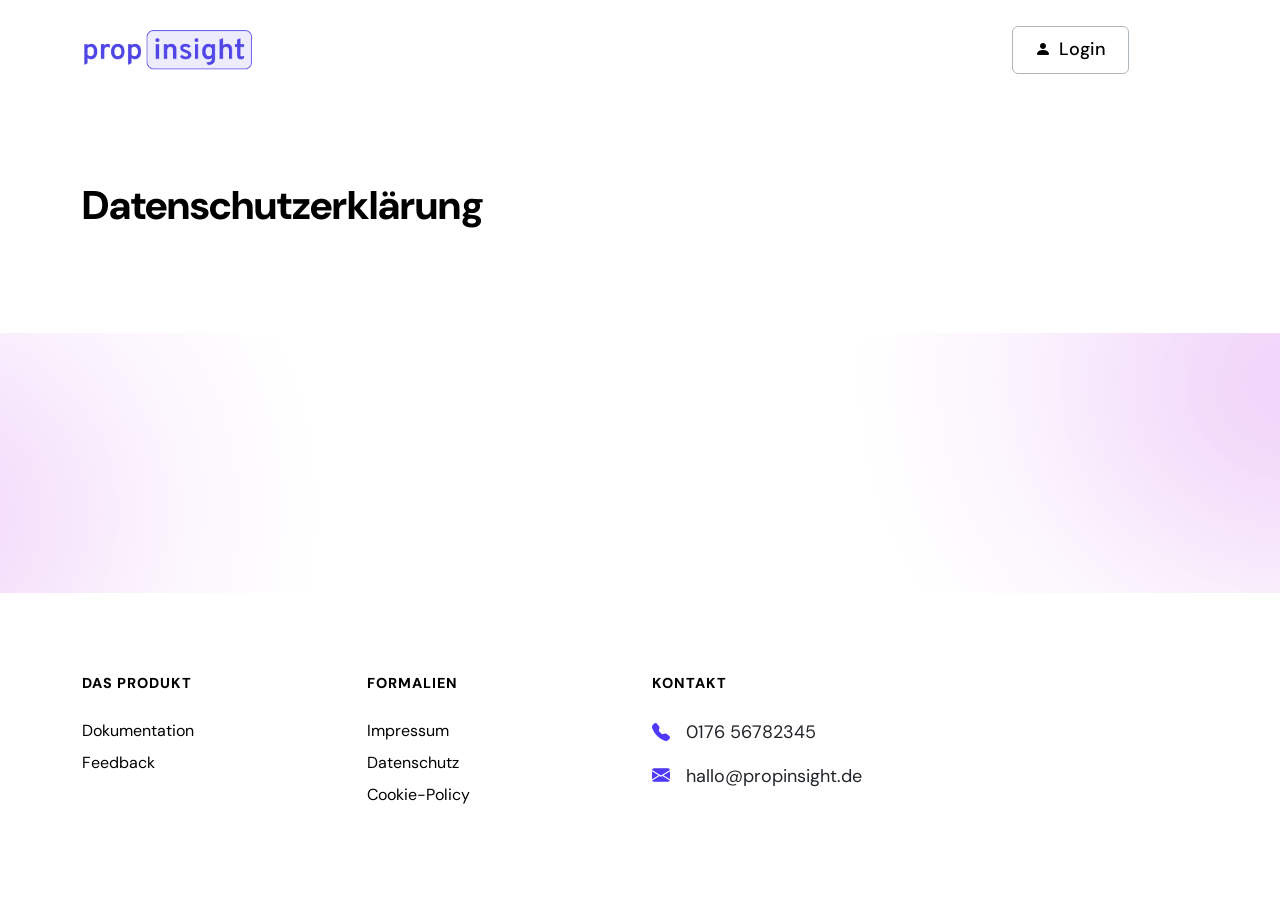
<file: cookie-policy.html>
<!DOCTYPE html>
<html dir="ltr" lang="de">
<head>

    <meta http-equiv="content-type" content="text/html; charset=utf-8">
    <meta http-equiv="x-ua-compatible" content="IE=edge">
    <meta name="author" content="Philipp Benner">
    <meta name="description"
          content="Datenschutzerklärung von propinsight. Erfahren Sie, wie wir Ihre Daten schützen und DSGVO-konform verarbeiten. Transparenz und Sicherheit für Immobilienverwalter.">

    <!-- Favicon-->
    <link rel="icon" type="image/x-icon" href="/images/icons/favicon/favicon-96x96.png">

    <!-- Core Style -->
    <link rel="stylesheet" href="style.css">

    <!-- Font Icons -->
    <link rel="stylesheet" href="css/font-icons.css">

    <!-- Plugins/Components CSS -->
    <link rel="stylesheet" href="css/swiper.css">

    <!-- Saas Page Module Specific Stylesheet -->
    <link rel="stylesheet" href="demos/saas-2/saas-2.css">

    <!-- Custom CSS -->
    <link rel="stylesheet" href="css/custom.css">
    <meta name="viewport" content="width=device-width, initial-scale=1">

    <!-- Document Title
    ============================================= -->
    <title>propinsight</title>

    <script id="Cookiebot" src="https://consent.cookiebot.com/uc.js" data-cbid="86c30175-0416-4f11-9e39-5a7784f78e6f" data-blockingmode="auto" type="text/javascript"></script>
    <script src="https://t.contentsquare.net/uxa/c9866dbbca8f5.js"></script>
    <script defer src="https://cloud.umami.is/script.js"
            data-website-id="fa385daa-f7ee-496d-bc0f-8143b6792185" type="text/plain" data-cookieconsent="statistics"></script>
    <script src="js/components.js"></script>

</head>

<body class="stretched page-static-header">

<!-- Document Wrapper
============================================= -->
<div id="wrapper">

    <!-- Header -->
    <header id="header" class="transparent-header">
        <div id="header-wrap">
            <div class="container">
                <div class="header-row">

                    <!-- Logo -->
                    <div id="logo" class="col-lg-2 me-lg-auto">
                        <a href="index.html" class="w-auto">
                            <img class="logo-default" src="demos/saas-2/images/logo.webp" alt="propinsight Logo">
                            <img class="logo-sticky" src="demos/saas-2/images/logo-dark.webp" alt="propinsight Logo">
                        </a>
                    </div>

                    <div class="header-misc ms-auto col-lg-2 justify-content-lg-end">
                        <a href="https://app.propinsight.de" class="button button-border button-rounded rounded border-contrast-500 mx-0"
                           style="--cnvs-btn-fontsize: 1.125rem"><i
                                class="bi-person-fill d-none d-md-inline-block me-2 fs-6"></i>Login</a>
                    </div>

                    <div class="primary-menu-trigger">
                        <button class="cnvs-hamburger" type="button" title="Open Mobile Menu">
                            <span class="cnvs-hamburger-box"><span class="cnvs-hamburger-inner"></span></span>
                        </button>
                    </div>

                    <!-- Primary Navigation -->
                    <nav class="primary-menu with-arrows">
                        <ul class="menu-container">
                            <li class="menu-item">
                                <a href="index.html#section-services" class="menu-link"><div>Funktionen</div></a>
                            </li>
                            <li class="menu-item">
                                <a href="index.html#section-pricing" class="menu-link"><div>Preise</div></a>
                            </li>
                            <li class="menu-item">
                                <a href="index.html#section-faqs" class="menu-link"><div>FAQs</div></a>
                            </li>
                        </ul>
                    </nav>

                </div>
            </div>
        </div>
        <div class="header-wrap-clone"></div>
    </header>

    <!-- Slider
    ============================================= -->

    <!-- Content
    ============================================= -->
    <section id="content">
        <div class="content-wrap py-0">


            <div id="section-services" class="page-section py-5 py-lg-6">
                <div class="container">

                    <div class="row align-items-start gap-2">
                        <div class="col-md-4">
                            <h3 class="display-6 fw-bolder mb-3 ls-n-2">Datenschutzerklärung</h3>
                        </div>
                        <div class="col-md-8">
                            <script id="CookieDeclaration" src="https://consent.cookiebot.com/86c30175-0416-4f11-9e39-5a7784f78e6f/cd.js" type="text/javascript" async></script>

                        </div>
                    </div>
                </div>


            </div>


        </div>
    </section><!-- #content end -->

    <!-- Footer (Web Component) -->
    <site-footer></site-footer>

</div><!-- #wrapper end -->

<!-- Go To Top
============================================= -->
<div id="gotoTop" class="uil uil-angle-up rounded-circle bg-color h-bg-dark"></div>

<!-- JavaScripts
============================================= -->
<script src="js/plugins.min.js"></script>
<script src="js/functions.bundle.js"></script>


</body>
</html>
</file>
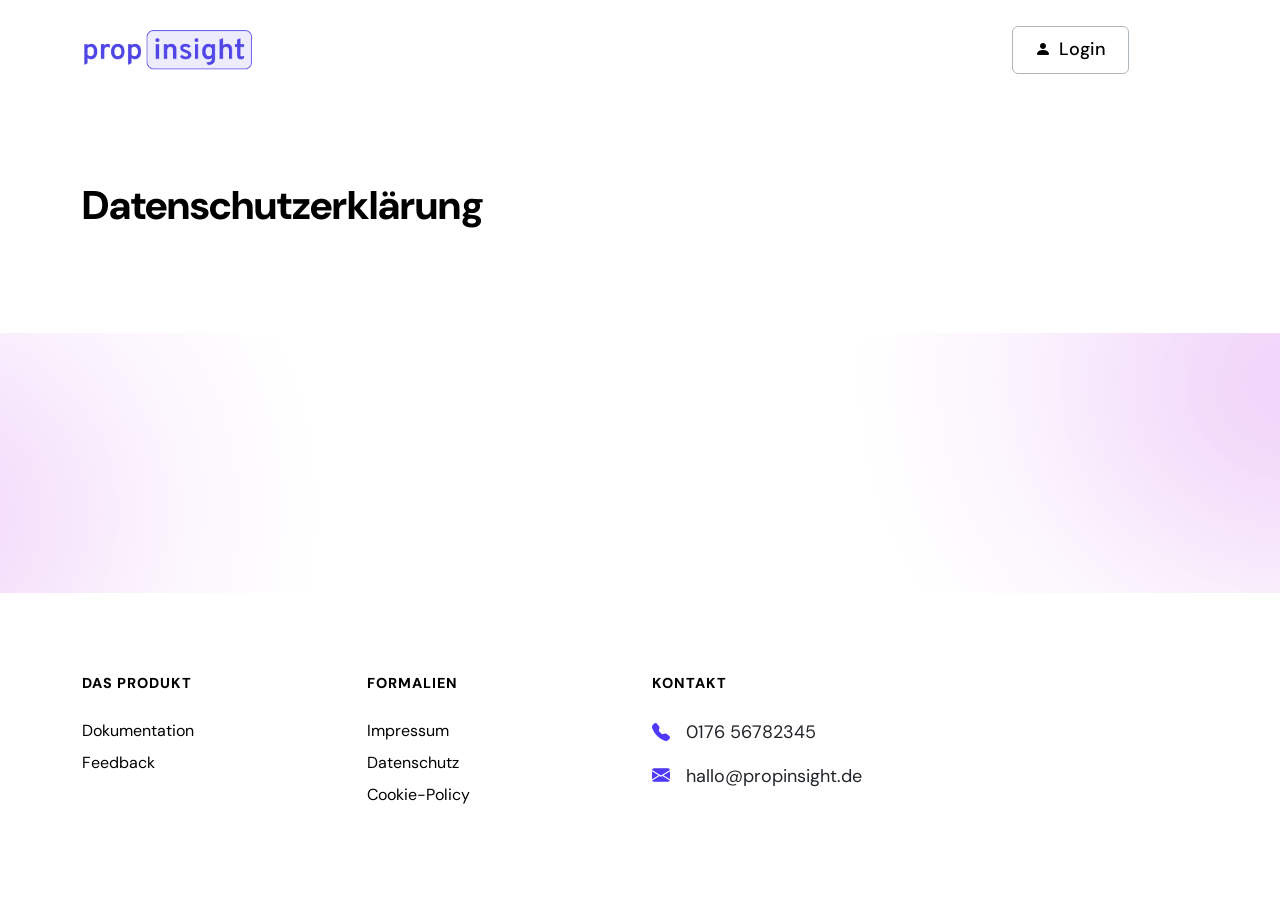
<file: datenschutz.html>
<!DOCTYPE html>
<html dir="ltr" lang="de">
<head>

    <meta http-equiv="content-type" content="text/html; charset=utf-8">
    <meta http-equiv="x-ua-compatible" content="IE=edge">
    <meta name="author" content="Philipp Benner">
    <meta name="description"
          content="Datenschutzerklärung von propinsight. Erfahren Sie, wie wir Ihre Daten schützen und DSGVO-konform verarbeiten. Transparenz und Sicherheit für Immobilienverwalter.">

    <!-- Favicon-->
    <link rel="icon" type="image/x-icon" href="/images/icons/favicon/favicon-96x96.png">

    <!-- Core Style -->
    <link rel="stylesheet" href="style.css">

    <!-- Font Icons -->
    <link rel="stylesheet" href="css/font-icons.css">

    <!-- Plugins/Components CSS -->
    <link rel="stylesheet" href="css/swiper.css">

    <!-- Saas Page Module Specific Stylesheet -->
    <link rel="stylesheet" href="demos/saas-2/saas-2.css">

    <!-- Custom CSS -->
    <link rel="stylesheet" href="css/custom.css">
    <meta name="viewport" content="width=device-width, initial-scale=1">

    <!-- Document Title
    ============================================= -->
    <title>propinsight</title>

    <script id="Cookiebot" src="https://consent.cookiebot.com/uc.js" data-cbid="86c30175-0416-4f11-9e39-5a7784f78e6f" data-blockingmode="auto" type="text/javascript"></script>
    <script
            id="usercentrics-ppg"
            privacy-policy-id="380e71be-9406-4285-bbfb-72a62ce770d2"
            data-language="en"
            src="https://policygenerator.usercentrics.eu/api/privacy-policy"
    ></script>
    <script src="https://t.contentsquare.net/uxa/c9866dbbca8f5.js"></script>
    <script defer src="https://cloud.umami.is/script.js"
            data-website-id="fa385daa-f7ee-496d-bc0f-8143b6792185" type="text/plain" data-cookieconsent="statistics"></script>
    <script src="js/components.js"></script>

</head>

<body class="stretched page-static-header">

<!-- Document Wrapper
============================================= -->
<div id="wrapper">

    <!-- Header -->
    <header id="header" class="transparent-header">
        <div id="header-wrap">
            <div class="container">
                <div class="header-row">

                    <!-- Logo -->
                    <div id="logo" class="col-lg-2 me-lg-auto">
                        <a href="index.html" class="w-auto">
                            <img class="logo-default" src="demos/saas-2/images/logo.webp" alt="propinsight Logo">
                            <img class="logo-sticky" src="demos/saas-2/images/logo-dark.webp" alt="propinsight Logo">
                        </a>
                    </div>

                    <div class="header-misc ms-auto col-lg-2 justify-content-lg-end">
                        <a href="https://app.propinsight.de" class="button button-border button-rounded rounded border-contrast-500 mx-0"
                           style="--cnvs-btn-fontsize: 1.125rem"><i
                                class="bi-person-fill d-none d-md-inline-block me-2 fs-6"></i>Login</a>
                    </div>

                    <div class="primary-menu-trigger">
                        <button class="cnvs-hamburger" type="button" title="Open Mobile Menu">
                            <span class="cnvs-hamburger-box"><span class="cnvs-hamburger-inner"></span></span>
                        </button>
                    </div>

                    <!-- Primary Navigation -->
                    <nav class="primary-menu with-arrows">
                        <ul class="menu-container">
                            <li class="menu-item">
                                <a href="index.html#section-services" class="menu-link"><div>Funktionen</div></a>
                            </li>
                            <li class="menu-item">
                                <a href="index.html#section-pricing" class="menu-link"><div>Preise</div></a>
                            </li>
                            <li class="menu-item">
                                <a href="index.html#section-faqs" class="menu-link"><div>FAQs</div></a>
                            </li>
                        </ul>
                    </nav>

                </div>
            </div>
        </div>
        <div class="header-wrap-clone"></div>
    </header>

    <!-- Slider
    ============================================= -->

    <!-- Content
    ============================================= -->
    <section id="content">
        <div class="content-wrap py-0">


            <div id="section-services" class="page-section py-5 py-lg-6">
                <div class="container">

                    <div class="row align-items-start gap-2">
                        <div class="col-md-4">
                            <h3 class="display-6 fw-bolder mb-3 ls-n-2">Datenschutzerklärung</h3>
                        </div>
                        <div class="col-md-8">
                            <div class="uc-privacy-policy"></div>

                        </div>
                    </div>
                </div>


            </div>


        </div>
    </section><!-- #content end -->

    <!-- Footer (Web Component) -->
    <site-footer></site-footer>

</div><!-- #wrapper end -->

<!-- Go To Top
============================================= -->
<div id="gotoTop" class="uil uil-angle-up rounded-circle bg-color h-bg-dark"></div>

<!-- JavaScripts
============================================= -->
<script src="js/plugins.min.js"></script>
<script src="js/functions.bundle.js"></script>


</body>
</html>
</file>
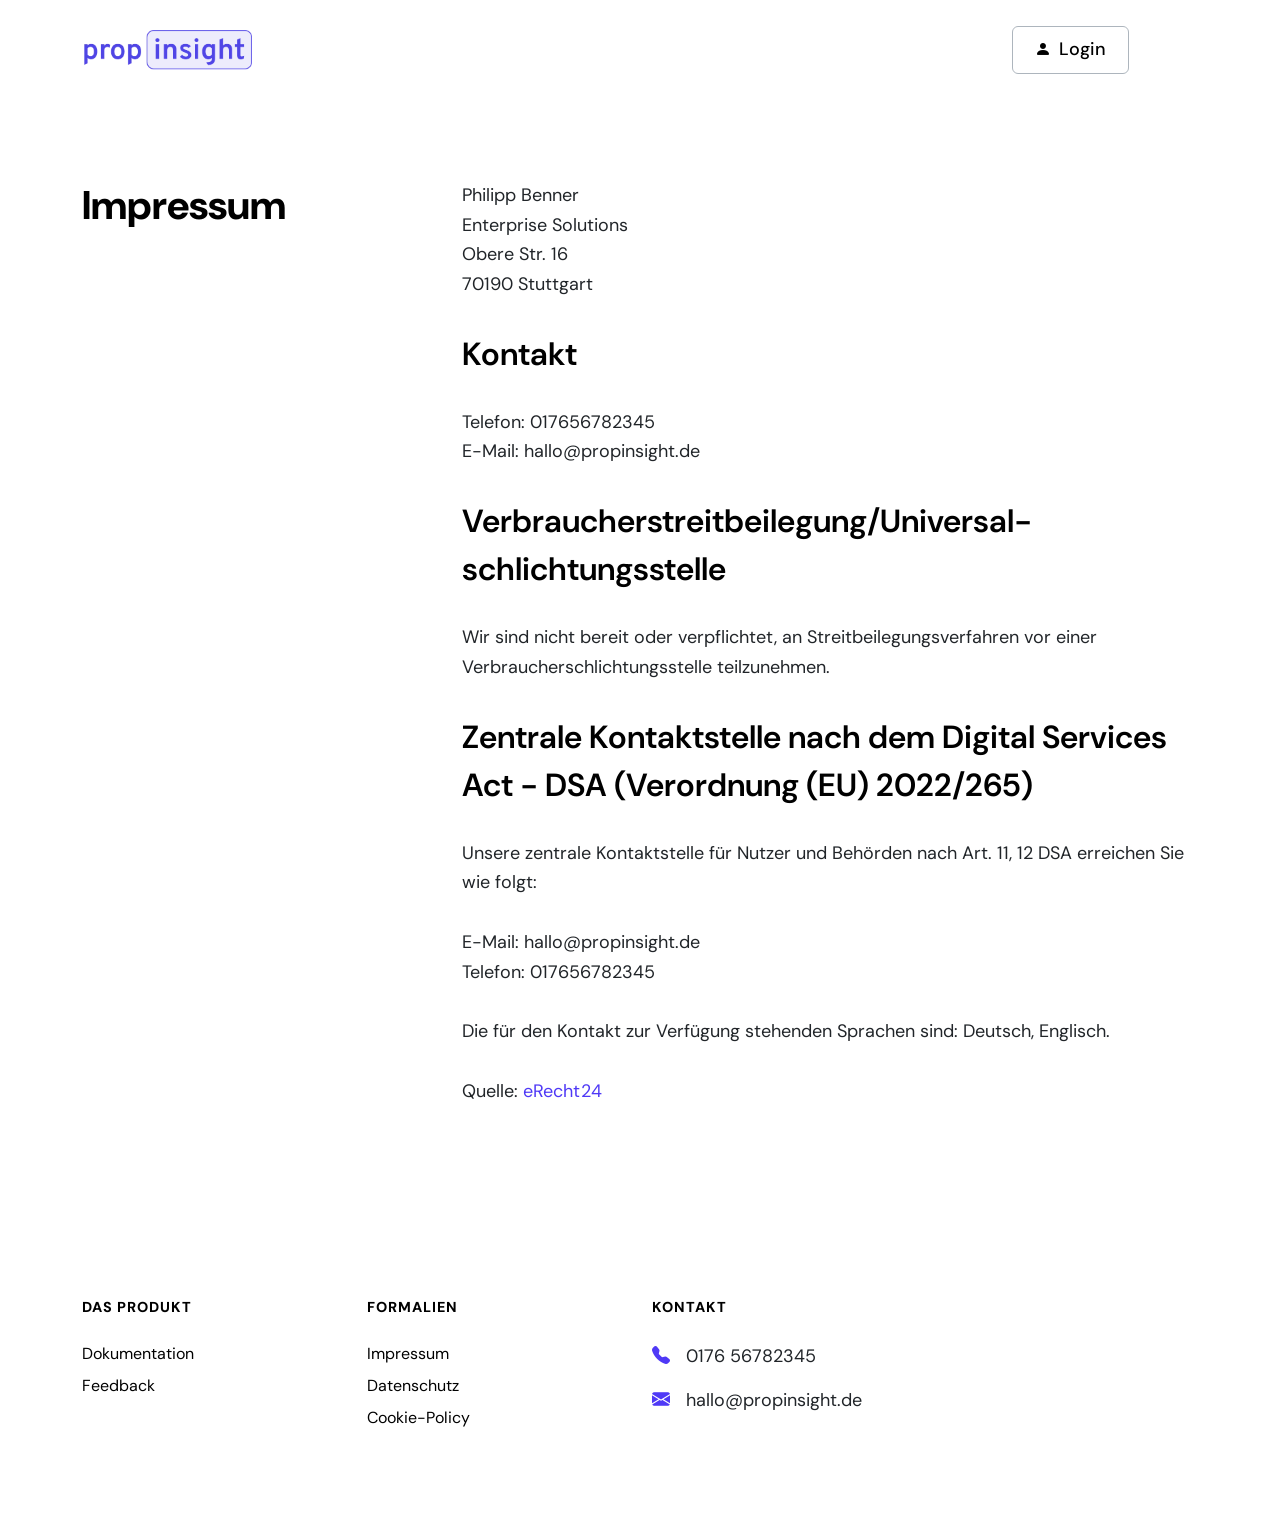
<file: impressum.html>
<!DOCTYPE html>
<html dir="ltr" lang="de">
<head>

    <meta http-equiv="content-type" content="text/html; charset=utf-8">
    <meta http-equiv="x-ua-compatible" content="IE=edge">
    <meta name="author" content="Philipp Benner">
    <meta name="description" content="Impressum - propinsight">

    <!-- Favicon-->
    <link rel="icon" type="image/x-icon" href="/images/icons/favicon/favicon-96x96.png">

    <!-- Core Style -->
    <link rel="stylesheet" href="style.css">

    <!-- Font Icons -->
    <link rel="stylesheet" href="css/font-icons.css">

    <!-- Saas Page Module Specific Stylesheet -->
    <link rel="stylesheet" href="demos/saas-2/saas-2.css">

    <!-- Custom CSS -->
    <link rel="stylesheet" href="css/custom.css">
    <meta name="viewport" content="width=device-width, initial-scale=1">

    <!-- Document Title
    ============================================= -->
    <title>propinsight</title>

    <script id="Cookiebot" src="https://consent.cookiebot.com/uc.js" data-cbid="86c30175-0416-4f11-9e39-5a7784f78e6f" data-blockingmode="auto" type="text/javascript"></script>
    <script src="https://t.contentsquare.net/uxa/c9866dbbca8f5.js"></script>
    <script defer src="https://cloud.umami.is/script.js"
            data-website-id="fa385daa-f7ee-496d-bc0f-8143b6792185" type="text/plain" data-cookieconsent="statistics"></script>
    <script src="js/components.js"></script>

</head>

<body class="stretched page-static-header">

<!-- Document Wrapper
============================================= -->
<div id="wrapper">

    <!-- Header -->
    <header id="header" class="transparent-header">
        <div id="header-wrap">
            <div class="container">
                <div class="header-row">

                    <!-- Logo -->
                    <div id="logo" class="col-lg-2 me-lg-auto">
                        <a href="index.html" class="w-auto">
                            <img class="logo-default" src="demos/saas-2/images/logo.webp" alt="propinsight Logo">
                            <img class="logo-sticky" src="demos/saas-2/images/logo-dark.webp" alt="propinsight Logo">
                        </a>
                    </div>

                    <div class="header-misc ms-auto col-lg-2 justify-content-lg-end">
                        <a href="https://app.propinsight.de" class="button button-border button-rounded rounded border-contrast-500 mx-0"
                           style="--cnvs-btn-fontsize: 1.125rem"><i
                                class="bi-person-fill d-none d-md-inline-block me-2 fs-6"></i>Login</a>
                    </div>

                    <div class="primary-menu-trigger">
                        <button class="cnvs-hamburger" type="button" title="Open Mobile Menu">
                            <span class="cnvs-hamburger-box"><span class="cnvs-hamburger-inner"></span></span>
                        </button>
                    </div>

                    <!-- Primary Navigation -->
                    <nav class="primary-menu with-arrows">
                        <ul class="menu-container">
                            <li class="menu-item">
                                <a href="index.html#section-services" class="menu-link"><div>Funktionen</div></a>
                            </li>
                            <li class="menu-item">
                                <a href="index.html#section-pricing" class="menu-link"><div>Preise</div></a>
                            </li>
                            <li class="menu-item">
                                <a href="index.html#section-faqs" class="menu-link"><div>FAQs</div></a>
                            </li>
                        </ul>
                    </nav>

                </div>
            </div>
        </div>
        <div class="header-wrap-clone"></div>
    </header>

    <!-- Slider
    ============================================= -->

    <!-- Content
    ============================================= -->
    <section id="content">
        <div class="content-wrap py-0">


            <div id="section-services" class="page-section py-5 py-lg-6">
                <div class="container">

                    <div class="row align-items-start">
                        <div class="col-md-4">
                            <h3 class="display-6 fw-bolder mb-3 ls-n-2">Impressum</h3>
                        </div>
                        <div class="col-md-8">
                            <p>Philipp Benner<br />
                                Enterprise Solutions<br />
                                Obere Str. 16<br />
                                70190 Stuttgart</p>

                            <h2>Kontakt</h2>
                            <p>Telefon: 017656782345<br />
                                E-Mail: hallo@propinsight.de</p>

                            <h2>Verbraucher&shy;streit&shy;beilegung/Universal&shy;schlichtungs&shy;stelle</h2>
                            <p>Wir sind nicht bereit oder verpflichtet, an Streitbeilegungsverfahren vor einer Verbraucherschlichtungsstelle teilzunehmen.</p>

                            <h2>Zentrale Kontaktstelle nach dem Digital Services Act - DSA (Verordnung (EU) 2022/265)</h2>
                            <p>Unsere zentrale Kontaktstelle f&uuml;r Nutzer und Beh&ouml;rden nach Art. 11, 12 DSA erreichen Sie wie folgt:</p>
                            <p>E-Mail: hallo@propinsight.de<br />
                                Telefon: 017656782345
                            </p>
                            <p>Die für den Kontakt zur Verf&uuml;gung stehenden Sprachen sind: Deutsch, Englisch.</p>
                            <p>Quelle: <a href="https://www.e-recht24.de">eRecht24</a></p>
                        </div>
                    </div>
                </div>


            </div>


        </div>
    </section><!-- #content end -->

    <!-- Footer (Web Component) -->
    <site-footer></site-footer>

</div><!-- #wrapper end -->

<!-- Go To Top
============================================= -->
<div id="gotoTop" class="uil uil-angle-up rounded-circle bg-color h-bg-dark"></div>

<!-- JavaScripts
============================================= -->
<script src="js/plugins.min.js"></script>
<script src="js/functions.bundle.js"></script>


</body>
</html>
</file>
